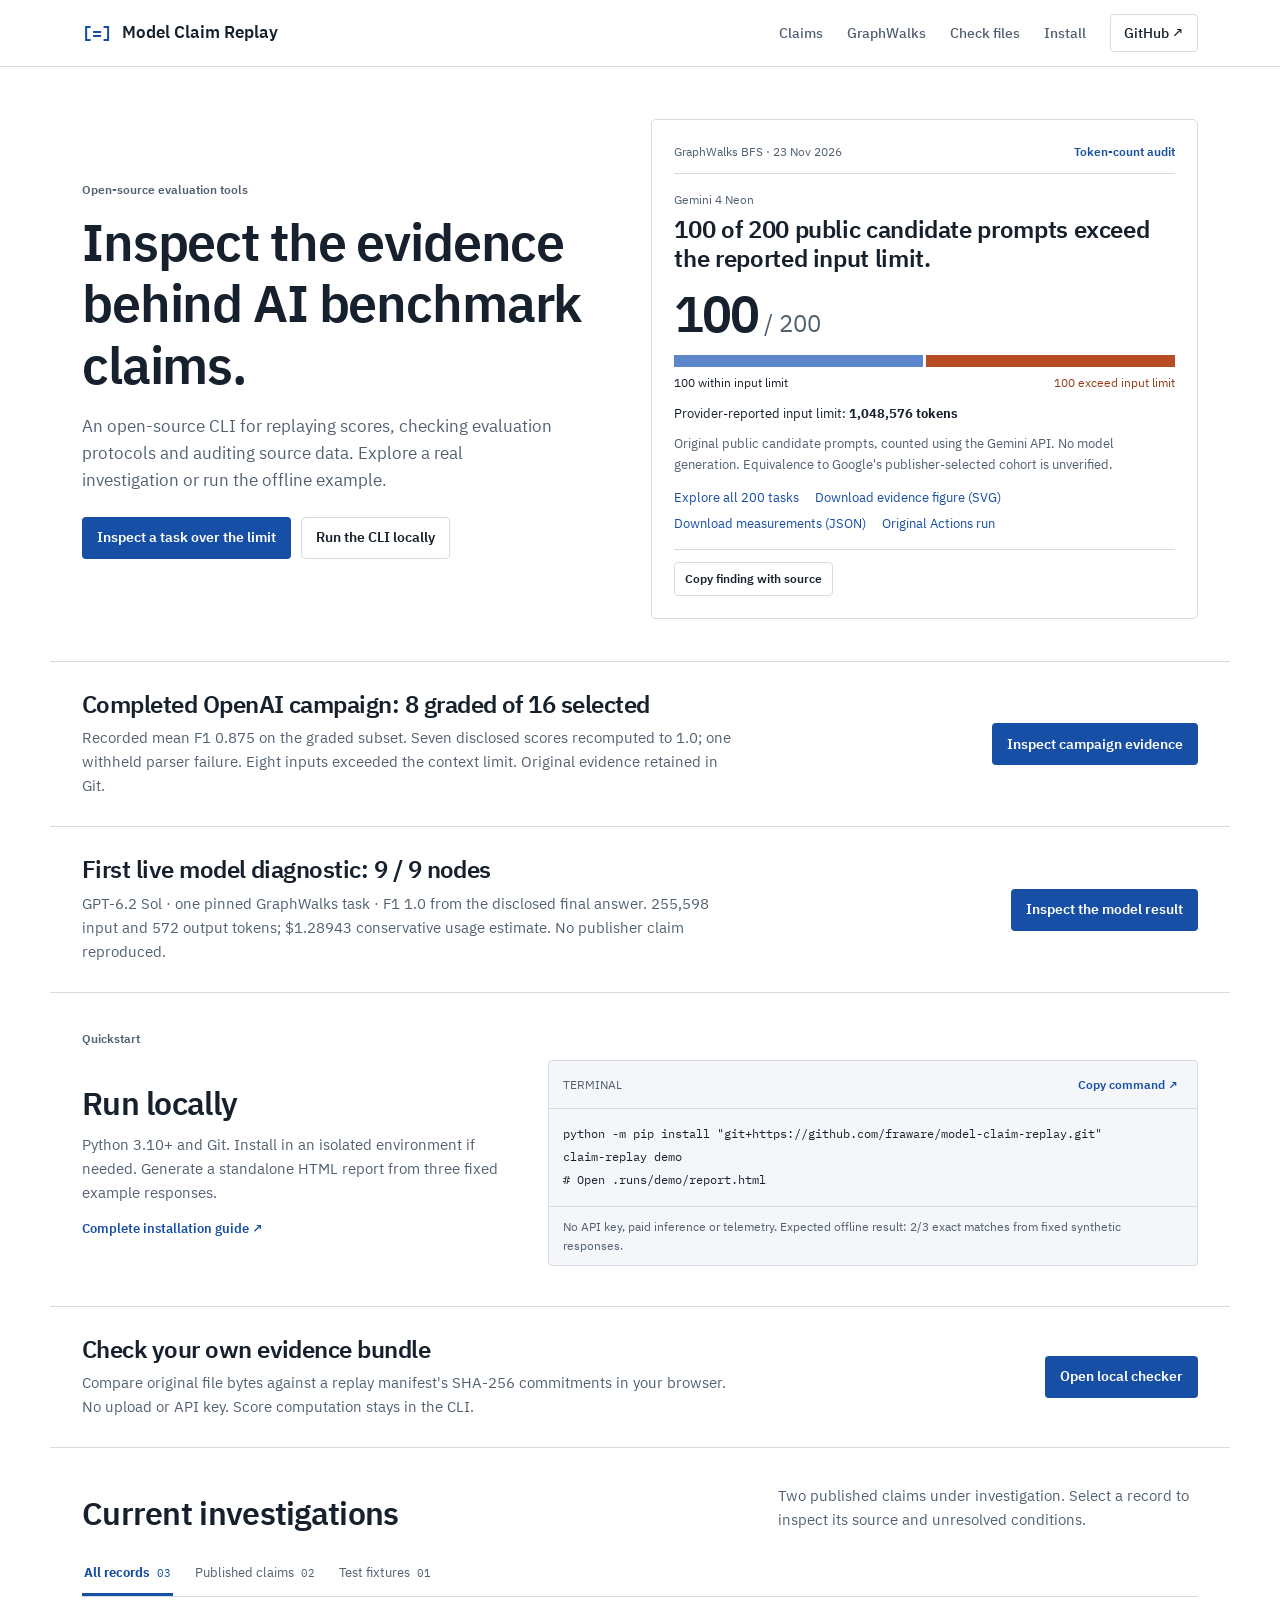
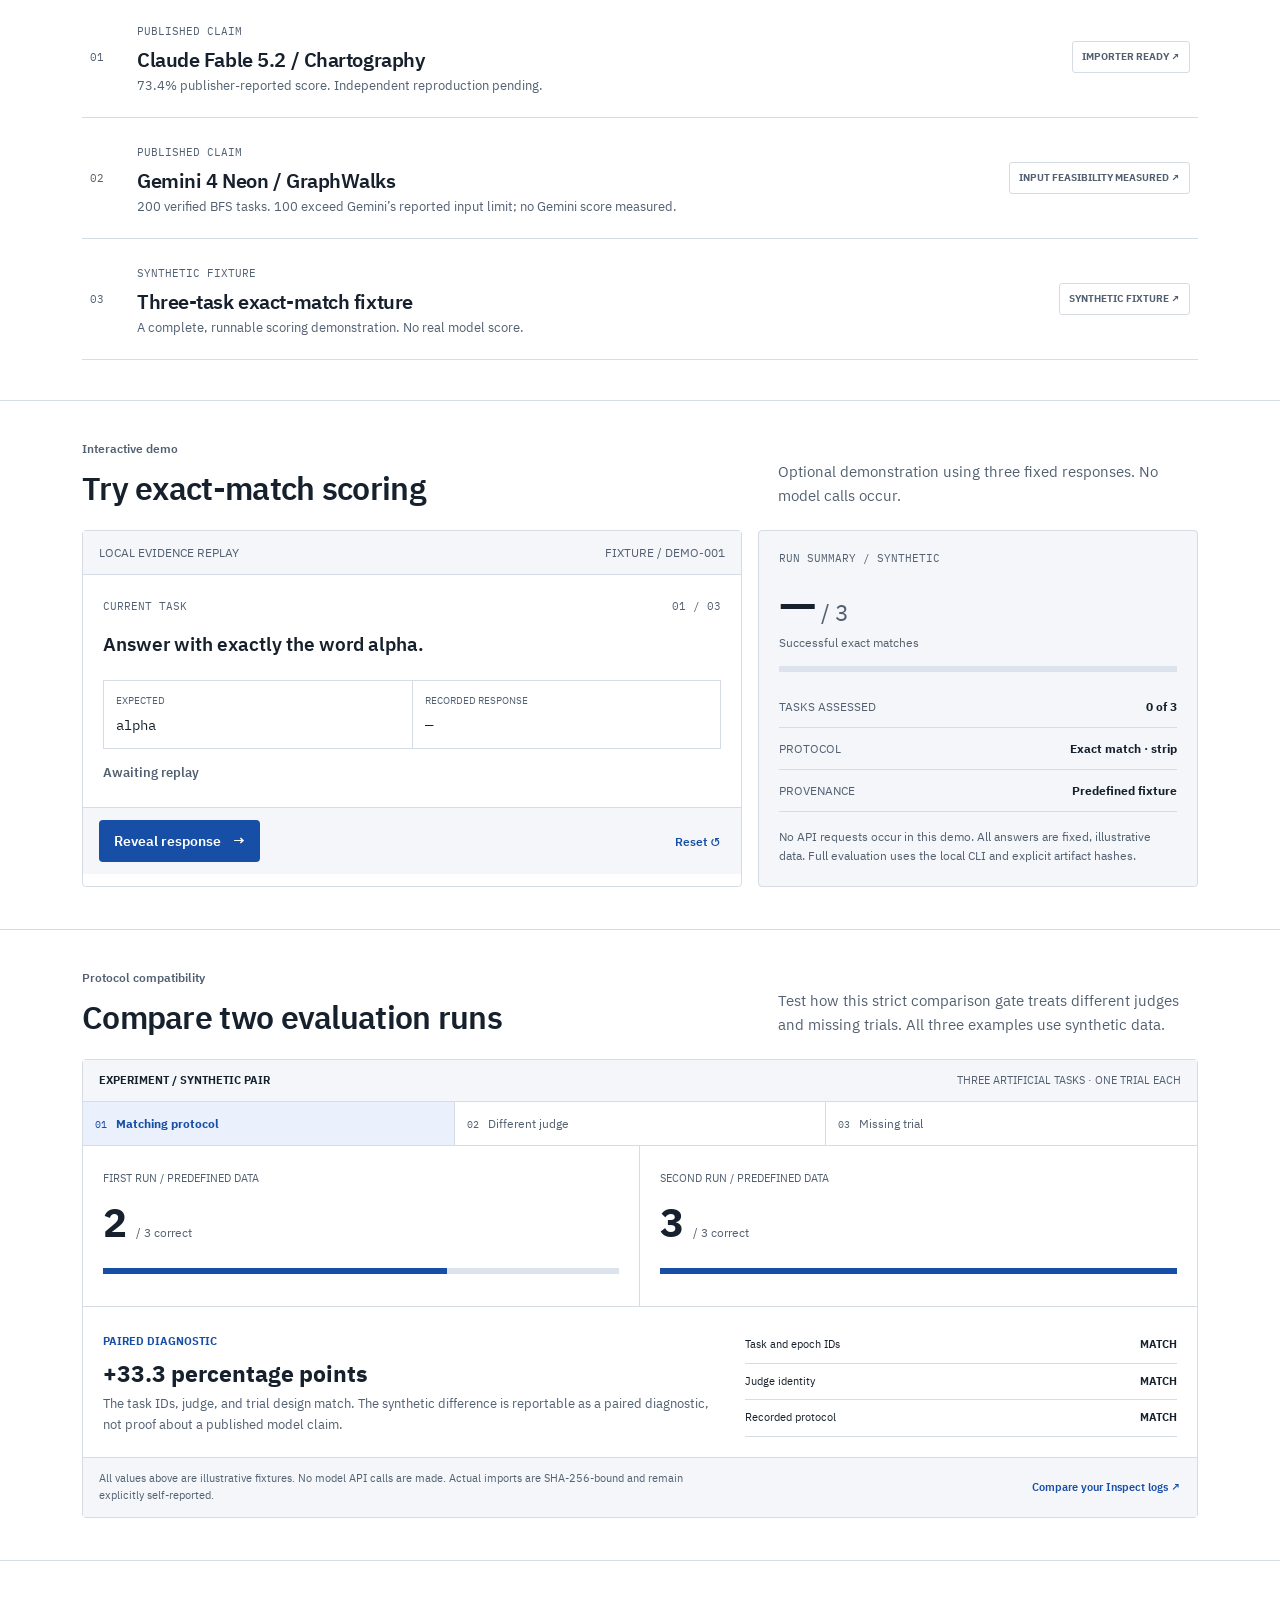
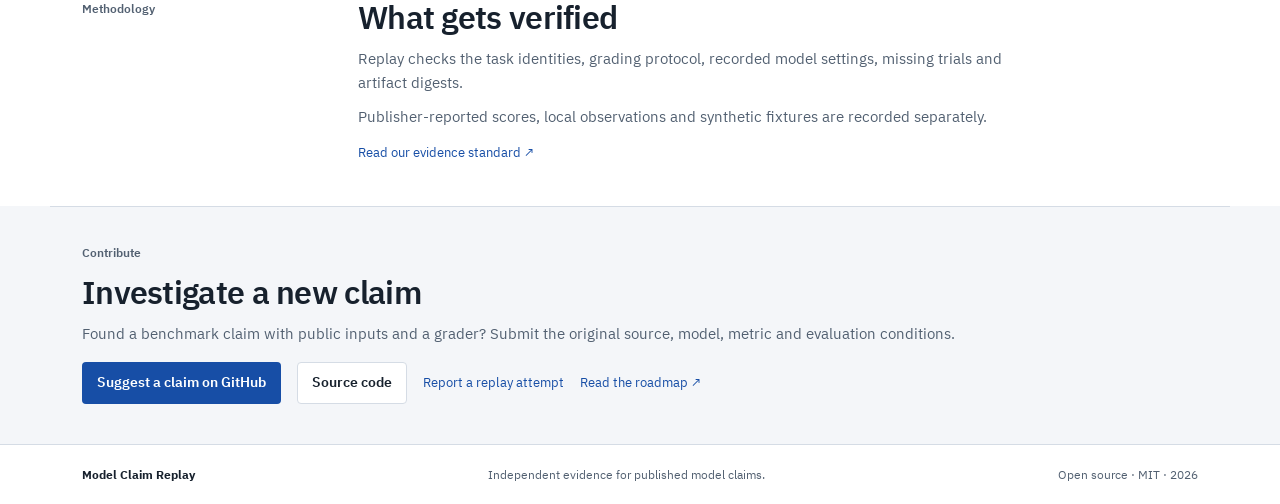
<file: website/index.html>
<!doctype html>
<html lang="en">
<head>
  <meta charset="utf-8">
  <meta name="viewport" content="width=device-width, initial-scale=1">
  <meta name="color-scheme" content="light">
  <meta name="description" content="Model Claim Replay turns published AI benchmark claims into reproducible evidence. Trace the source, inspect the protocol, replay the experiment.">
  <link rel="canonical" href="https://fraware.github.io/model-claim-replay/">
  <meta property="og:type" content="website">
  <meta property="og:url" content="https://fraware.github.io/model-claim-replay/">
  <meta name="twitter:card" content="summary">
  <meta property="og:title" content="Model Claim Replay — Inspect and replay benchmark claims">
  <meta property="og:description" content="We counted all 200 original public GraphWalks BFS candidate prompts with Gemini. Half exceeded its reported input limit. Inspect every task and the original receipt.">
  <title>Model Claim Replay — Inspect and replay benchmark claims</title>
  <link rel="stylesheet" href="./base.css">
  <link rel="stylesheet" href="./style.css">
  <script src="./app.js" defer></script>
</head>
<body>
  <a class="skip" href="#main">Skip to content</a>
  <header class="site-header"><div class="wrap header-inside">
    <a class="brand" href="#top" aria-label="Model Claim Replay home"><span class="brand-mark" aria-hidden="true">[=]</span><span>Model Claim Replay</span></a>
    <nav class="navigation" aria-label="Main navigation"><a href="#claims">Claims</a><a href="./graphwalks.html">GraphWalks</a><a href="./check.html">Check files</a><a href="#install">Install</a><a class="github-link" href="https://github.com/fraware/model-claim-replay" target="_blank" rel="noopener noreferrer">GitHub <span aria-hidden="true">↗</span></a></nav>
  </div></header>
  <main id="main">
    <section class="hero wrap" id="top">
      <div class="hero-copy"><div class="section-label">Open-source evaluation tools</div>
        <h1>Inspect the evidence behind AI benchmark claims.</h1>
        <p class="intro">An open-source CLI for replaying scores, checking evaluation protocols and auditing source data. Explore a real investigation or run the offline example.</p>
        <div class="hero-actions"><a class="button button-dark" href="./graphwalks.html?task=bfs-row-000300#audit">Inspect a task over the limit</a><a class="button button-light" href="#install">Run the CLI locally</a></div>
      </div>
      <article class="hero-plate evidence-plate" aria-labelledby="featured-finding">
        <div class="plate-top"><span class="plate-index">GraphWalks BFS · 23 Nov 2026</span><span class="plate-stamp">Token-count audit</span></div>
        <p class="plate-kicker">Gemini 4 Neon</p>
        <h2 id="featured-finding" class="finding-headline">100 of 200 public candidate prompts exceed the reported input limit.</h2>
        <div class="finding-number" aria-hidden="true">100<span> / 200</span></div>
        <div class="finding-bar" aria-hidden="true"><span></span><span></span></div>
        <div class="finding-labels"><span>100 within input limit</span><span>100 exceed input limit</span></div>
        <p class="finding-limit">Provider-reported input limit: <strong>1,048,576 tokens</strong></p>
        <p class="plate-note">Original public candidate prompts, counted using the Gemini API. No model generation. Equivalence to Google's publisher-selected cohort is unverified.</p>
        <div class="finding-links"><a href="./graphwalks.html">Explore all 200 tasks</a><a href="./graphwalks-input-feasibility.svg" download>Download evidence figure (SVG)</a><a href="./graphwalks-gemini-feasibility.json">Download measurements (JSON)</a><a href="https://github.com/fraware/model-claim-replay/actions/runs/45159511810">Original Actions run</a></div>
        <div class="finding-share"><button type="button" id="copy-finding" class="button button-light">Copy finding with source</button><span id="finding-copy-status" role="status"></span><textarea id="finding-copy-fallback" aria-label="Finding text to copy" readonly hidden rows="4"></textarea></div>
      </article>
    </section>
    
    <section class="local-tool wrap" id="campaign-evidence"><div><h2>Completed OpenAI campaign: 8 graded of 16 selected</h2><p>Recorded mean F1 0.875 on the graded subset. Seven disclosed scores recomputed to 1.0; one withheld parser failure. Eight inputs exceeded the context limit. Original evidence retained in Git.</p></div><a class="button button-dark" href="./graphwalks.html#openai-campaign">Inspect campaign evidence</a></section>
    <section class="local-tool wrap" id="openai-evidence"><div><h2>First live model diagnostic: 9 / 9 nodes</h2><p>GPT-6.2 Sol · one pinned GraphWalks task · F1 1.0 from the disclosed final answer. 255,598 input and 572 output tokens; $1.28943 conservative usage estimate. No publisher claim reproduced.</p></div><a class="button button-dark" href="./graphwalks.html#openai-result">Inspect the model result</a></section>
    <section class="install wrap" id="install"><div class="section-label"><span class="rule"></span> Quickstart</div><div class="install-grid"><div><h2>Run locally</h2><p>Python 3.10+ and Git. Install in an isolated environment if needed. Generate a standalone HTML report from three fixed example responses.</p><a href="https://github.com/fraware/model-claim-replay#run-your-first-evidence-replay" class="text-link" target="_blank" rel="noopener noreferrer">Complete installation guide ↗</a></div><div class="install-terminal"><div class="terminal-top"><span>TERMINAL</span><button id="copy-command" type="button">Copy command <span aria-hidden="true">↗</span></button></div><pre><code id="install-code">python -m pip install "git+https://github.com/fraware/model-claim-replay.git"
claim-replay demo
# Open .runs/demo/report.html</code></pre><p>No API key, paid inference or telemetry. Expected offline result: 2/3 exact matches from fixed synthetic responses.</p></div></div></section>
    <section class="local-tool wrap" id="check"><div><h2>Check your own evidence bundle</h2><p>Compare original file bytes against a replay manifest's SHA-256 commitments in your browser. No upload or API key. Score computation stays in the CLI.</p></div><a class="button button-dark" href="./check.html">Open local checker</a></section>
    <section class="work wrap" id="claims"><div class="work-header"><div><h2>Current investigations</h2></div><p>Two published claims under investigation. Select a record to inspect its source and unresolved conditions.</p></div>
      <div class="filter-bar" role="group" aria-label="Filter the claim registry"><button type="button" class="filter active" data-filter="all" aria-pressed="true">All records <span>03</span></button><button type="button" class="filter" data-filter="published" aria-pressed="false">Published claims <span>02</span></button><button type="button" class="filter" data-filter="synthetic" aria-pressed="false">Test fixtures <span>01</span></button></div>
      <div id="claim-items" class="claim-items"><article class="claim-row"><span class="claim-marker">01</span><div><span class="tag">PUBLISHED CLAIM</span><h3>Claude Fable 5.2 / Chartography</h3><p>73.4% publisher-reported score. Independent reproduction pending.</p></div><span class="claim-status">PROTOCOL REVIEW <span aria-hidden="true">↗</span></span></article></div>
      <div id="claim-detail" class="claim-detail" aria-live="polite"></div>
    </section>
    <section class="lab-section" id="replay"><div class="wrap"><div class="work-header"><div><div class="section-label"><span class="rule"></span> Interactive demo</div><h2>Try exact-match scoring</h2></div><p>Optional demonstration using three fixed responses. No model calls occur.</p></div>
      <div class="lab-grid"><div class="lab-console"><div class="console-bar"><span><span class="console-dot"></span> LOCAL EVIDENCE REPLAY</span><span>FIXTURE / DEMO-001</span></div><div class="console-body"><div class="console-label">CURRENT TASK <span id="step-counter">01 / 03</span></div><p class="task-prompt" id="task-prompt">Answer with exactly the word alpha.</p><div class="answer-grid"><div><span>EXPECTED</span><code id="expected">alpha</code></div><div><span>RECORDED RESPONSE</span><code id="response">—</code></div></div><div class="verdict" id="verdict" aria-live="polite">Awaiting replay</div></div><div class="console-footer"><button class="button button-accent" type="button" id="next-step">Reveal response <span>→</span></button><button type="button" class="reset-button" id="reset-demo">Reset ↺</button></div></div>
      <aside class="lab-summary"><p class="mono muted">RUN SUMMARY / SYNTHETIC</p><div class="score-value" id="score-display">—<span> / 3</span></div><p class="score-caption">Successful exact matches</p><div class="progress-track"><div id="progress-fill"></div></div><div class="summary-meta"><div><span>TASKS ASSESSED</span><strong id="assessed-display">0 of 3</strong></div><div><span>PROTOCOL</span><strong>Exact match · strip</strong></div><div><span>PROVENANCE</span><strong>Predefined fixture</strong></div></div><p class="summary-disclaimer">No API requests occur in this demo. All answers are fixed, illustrative data. Full evaluation uses the local CLI and explicit artifact hashes.</p></aside></div>
    </div></section>

    <section class="compare-section" id="comparison" aria-labelledby="compare-title"><div class="wrap">
      <div class="compare-intro"><div><div class="section-label"><span class="rule"></span> Protocol compatibility</div>
      <h2 id="compare-title">Compare two evaluation runs</h2></div>
      <p>Test how this strict comparison gate treats different judges and missing trials. All three examples use synthetic data.</p></div>
      <div class="compare-workspace">
        <div class="scenario-heading"><strong>EXPERIMENT / SYNTHETIC PAIR</strong><span>THREE ARTIFICIAL TASKS · ONE TRIAL EACH</span></div>
        <div class="scenario-options" role="group" aria-label="Change the evaluation conditions">
          <button type="button" class="scenario active" data-scenario="matched" aria-pressed="true"><span class="scenario-index">01</span> Matching protocol</button>
          <button type="button" class="scenario" data-scenario="judge" aria-pressed="false"><span class="scenario-index">02</span> Different judge</button>
          <button type="button" class="scenario" data-scenario="missing" aria-pressed="false"><span class="scenario-index">03</span> Missing trial</button>
        </div>
        <div class="pair-board" aria-live="polite">
          <div class="pair-model"><span>FIRST RUN / PREDEFINED DATA</span><strong>2 <small>/ 3 correct</small></strong><div class="pair-track"><i style="width:66.666%"></i></div></div>
          <div class="pair-model"><span>SECOND RUN / PREDEFINED DATA</span><strong id="pair-second-value">3 <small>/ 3 correct</small></strong><div class="pair-track"><i id="pair-second-bar" style="width:100%"></i></div></div>
        </div>
        <div class="pair-conclusion"><div><span class="conclusion-label" id="pair-status-label">PAIRED DIAGNOSTIC</span><strong id="pair-delta">+33.3 percentage points</strong><p id="pair-description">The task IDs, judge, and trial design match. The synthetic difference is reportable as a paired diagnostic, not proof about a published model claim.</p></div>
          <div class="pair-checks" aria-label="Protocol compatibility checks"><div><span>Task and epoch IDs</span><strong id="pair-task-check">MATCH</strong></div><div><span>Judge identity</span><strong id="pair-judge-check">MATCH</strong></div><div><span>Recorded protocol</span><strong id="pair-protocol-check">MATCH</strong></div></div>
        </div>
        <div class="compare-foot"><p>All values above are illustrative fixtures. No model API calls are made. Actual imports are SHA-256-bound and remain explicitly self-reported.</p>
          <a href="https://github.com/fraware/model-claim-replay#compare-two-original-inspect-run-logs" target="_blank" rel="noopener noreferrer">Compare your Inspect logs <span aria-hidden="true">↗</span></a></div>
      </div>
    </div></section>
    
    <section class="manifesto" id="method"><div class="wrap manifesto-grid"><div class="section-label light-label">Methodology</div><div><h2>What gets verified</h2><p>Replay checks the task identities, grading protocol, recorded model settings, missing trials and artifact digests.</p><p>Publisher-reported scores, local observations and synthetic fixtures are recorded separately.</p><a href="https://github.com/fraware/model-claim-replay/blob/main/docs/METHODOLOGY.md" target="_blank" rel="noopener noreferrer">Read our evidence standard <span aria-hidden="true">↗</span></a></div></div></section>
    <section class="closing"><div class="wrap closing-inner"><div class="section-label light-label">Contribute</div><h2>Investigate a new claim</h2><p class="contribute-copy">Found a benchmark claim with public inputs and a grader? Submit the original source, model, metric and evaluation conditions.</p><div class="closing-links"><a class="button button-dark" href="https://github.com/fraware/model-claim-replay/issues/new?title=Claim%20investigation%3A%20&amp;body=Publisher%20source%3A%0A%0AModel%20and%20metric%3A%0A%0APublic%20dataset%20and%20grader%3A%0A%0AUnresolved%20conditions%3A">Suggest a claim on GitHub</a><a class="button button-paper" href="https://github.com/fraware/model-claim-replay" target="_blank" rel="noopener noreferrer">Source code</a><a href="https://github.com/fraware/model-claim-replay/issues/new?template=developer-replay-feedback.yml">Report a replay attempt</a><a href="https://github.com/fraware/model-claim-replay/blob/main/docs/ROADMAP.md" target="_blank" rel="noopener noreferrer">Read the roadmap ↗</a></div></div></section>
  </main>
  <footer class="footer"><div class="wrap footer-inner"><span class="footer-brand">Model Claim Replay</span><span>Independent evidence for published model claims.</span><span>Open source · MIT · 2026</span></div></footer>
</body></html>
</file>
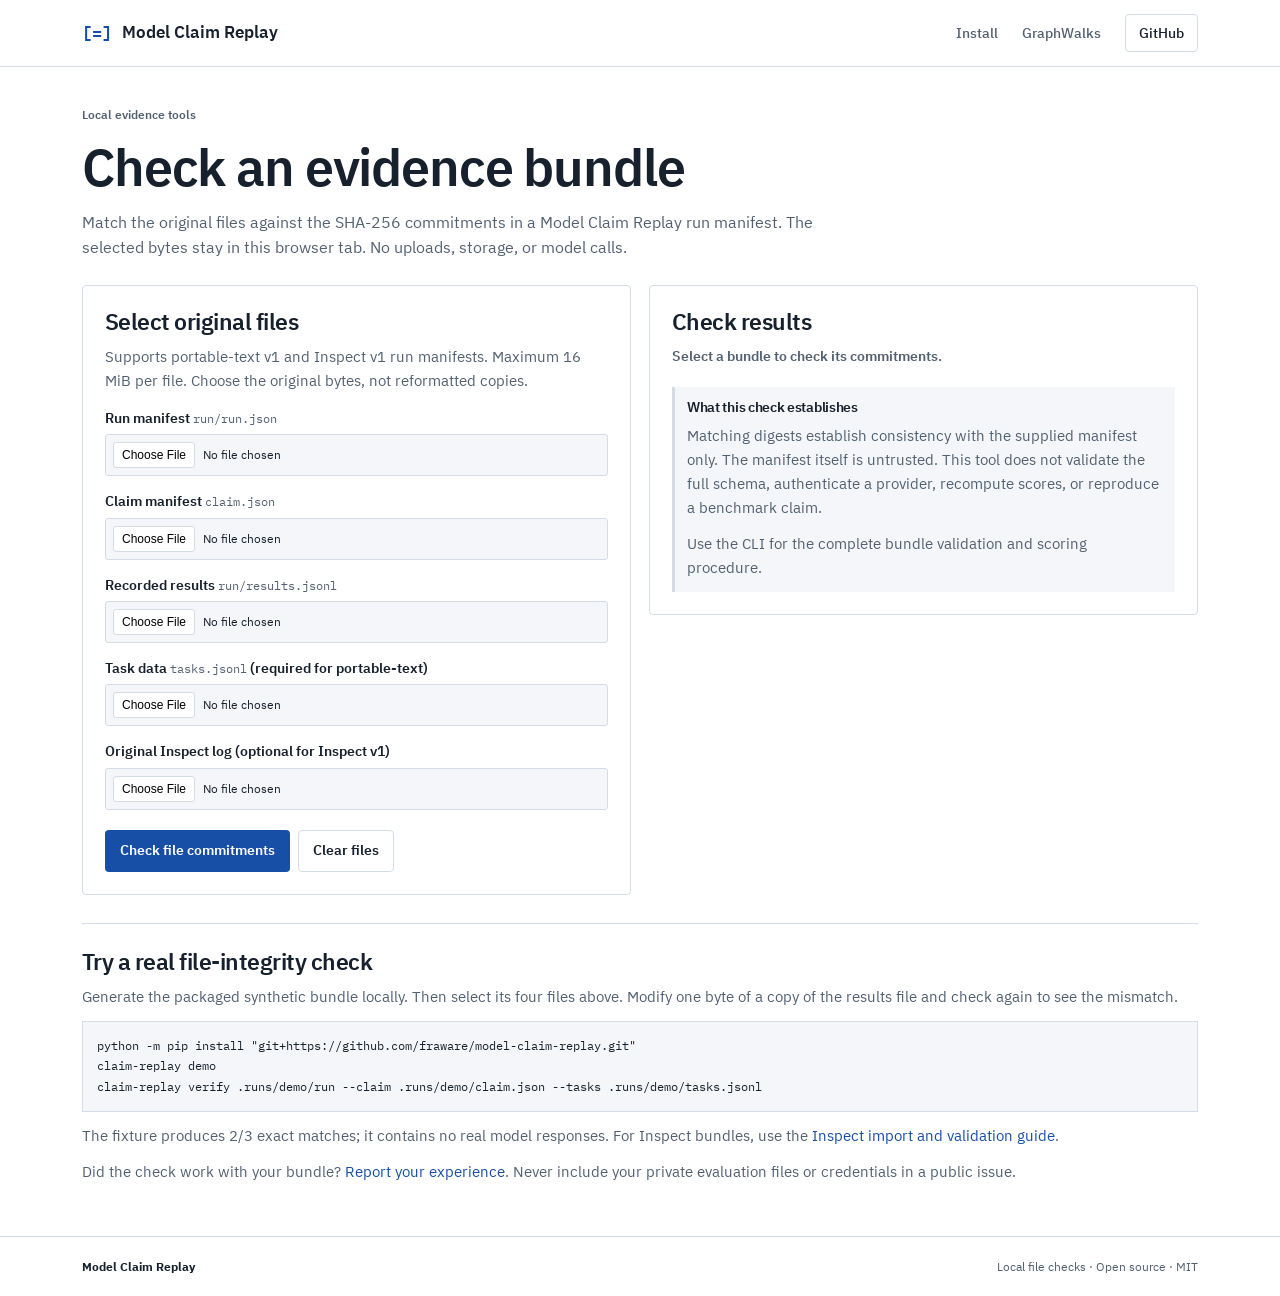
<file: website/check.html>
<!doctype html>
<html lang="en">
<head>
  <meta charset="utf-8">
  <meta name="viewport" content="width=device-width, initial-scale=1">
  <meta name="color-scheme" content="light">
  <meta name="description" content="Check Model Claim Replay file commitments locally in your browser. No uploads or API keys.">
  <meta http-equiv="Content-Security-Policy" content="default-src 'none'; script-src 'self'; style-src 'self'; font-src 'self'; connect-src 'none'; form-action 'none'; base-uri 'none'; object-src 'none'">
  <link rel="canonical" href="https://fraware.github.io/model-claim-replay/check.html">
  <title>Check an evidence bundle — Model Claim Replay</title>
  <link rel="stylesheet" href="./base.css">
  <link rel="stylesheet" href="./style.css">
  <link rel="stylesheet" href="./check.css">
  <script src="./check.js" defer></script>
</head>
<body>
  <a class="skip" href="#main">Skip to bundle checker</a>
  <header class="site-header"><div class="wrap header-inside">
    <a class="brand" href="./index.html"><span class="brand-mark" aria-hidden="true">[=]</span><span>Model Claim Replay</span></a>
    <nav class="navigation" aria-label="Main navigation"><a href="./index.html#install">Install</a><a href="./graphwalks.html">GraphWalks</a><a class="github-link" href="https://github.com/fraware/model-claim-replay">GitHub</a></nav>
  </div></header>
  <main id="main" class="wrap checker">
    <p class="section-label">Local evidence tools</p>
    <h1>Check an evidence bundle</h1>
    <p class="checker-lede">Match the original files against the SHA-256 commitments in a Model Claim Replay run manifest. The selected bytes stay in this browser tab. No uploads, storage, or model calls.</p>
    <div class="checker-layout">
      <section class="checker-panel" aria-labelledby="files-heading">
        <h2 id="files-heading">Select original files</h2>
        <p class="checker-note">Supports portable-text v1 and Inspect v1 run manifests. Maximum 16 MiB per file. Choose the original bytes, not reformatted copies.</p>
        <form id="bundle-form">
          <label for="run-file">Run manifest <code>run/run.json</code></label>
          <input id="run-file" type="file" accept=".json,application/json" required>
          <label for="claim-file">Claim manifest <code>claim.json</code></label>
          <input id="claim-file" type="file" accept=".json,application/json" required>
          <label for="results-file">Recorded results <code>run/results.jsonl</code></label>
          <input id="results-file" type="file" accept=".jsonl,.ndjson" required>
          <label for="tasks-file">Task data <code>tasks.jsonl</code> (required for portable-text)</label>
          <input id="tasks-file" type="file" accept=".jsonl,.ndjson">
          <label for="source-file">Original Inspect log (optional for Inspect v1)</label>
          <input id="source-file" type="file">
          <div class="checker-actions"><button class="button button-dark" type="submit" id="check-submit">Check file commitments</button><button class="button button-light" type="reset">Clear files</button></div>
        </form>
      </section>
      <section class="checker-panel" aria-labelledby="results-heading">
        <h2 id="results-heading">Check results</h2>
        <p id="check-status" role="status">Select a bundle to check its commitments.</p>
        <dl id="bundle-summary" hidden></dl>
        <div id="check-results" aria-live="polite"></div>
        <div class="trust-note">
          <h3>What this check establishes</h3>
          <p>Matching digests establish consistency with the supplied manifest only. The manifest itself is untrusted. This tool does not validate the full schema, authenticate a provider, recompute scores, or reproduce a benchmark claim.</p>
          <p>Use the CLI for the complete bundle validation and scoring procedure.</p>
        </div>
      </section>
    </div>
    <section class="checker-help">
      <h2>Try a real file-integrity check</h2>
      <p>Generate the packaged synthetic bundle locally. Then select its four files above. Modify one byte of a copy of the results file and check again to see the mismatch.</p>
      <pre><code>python -m pip install "git+https://github.com/fraware/model-claim-replay.git"
claim-replay demo
claim-replay verify .runs/demo/run --claim .runs/demo/claim.json --tasks .runs/demo/tasks.jsonl</code></pre>
      <p>The fixture produces 2/3 exact matches; it contains no real model responses. For Inspect bundles, use the <a href="https://github.com/fraware/model-claim-replay#import-an-official-inspect-ai-evaluation-log">Inspect import and validation guide</a>.</p>
      <p>Did the check work with your bundle? <a href="https://github.com/fraware/model-claim-replay/issues/new?template=developer-replay-feedback.yml">Report your experience</a>. Never include your private evaluation files or credentials in a public issue.</p>
    </section>
  </main>
  <footer class="footer"><div class="wrap footer-inner"><span class="footer-brand">Model Claim Replay</span><span>Local file checks · Open source · MIT</span></div></footer>
</body>
</html>
</file>
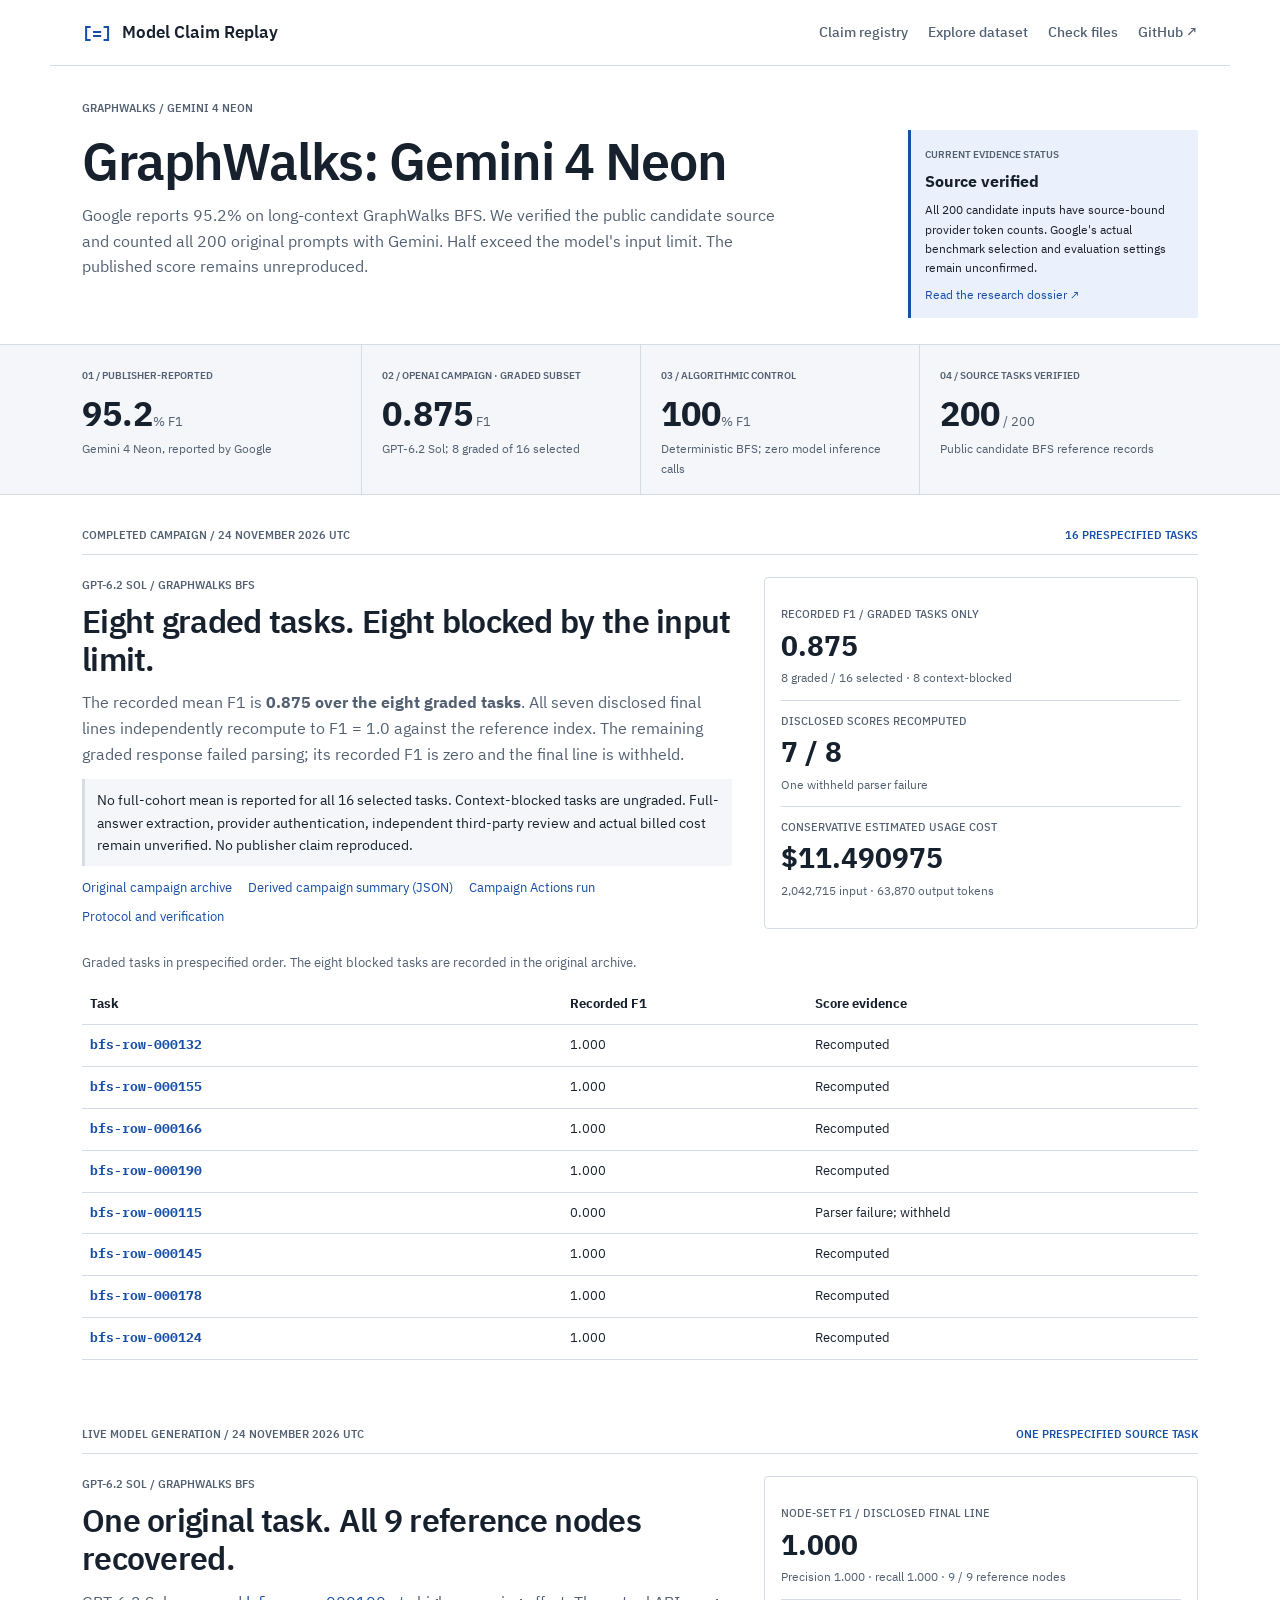
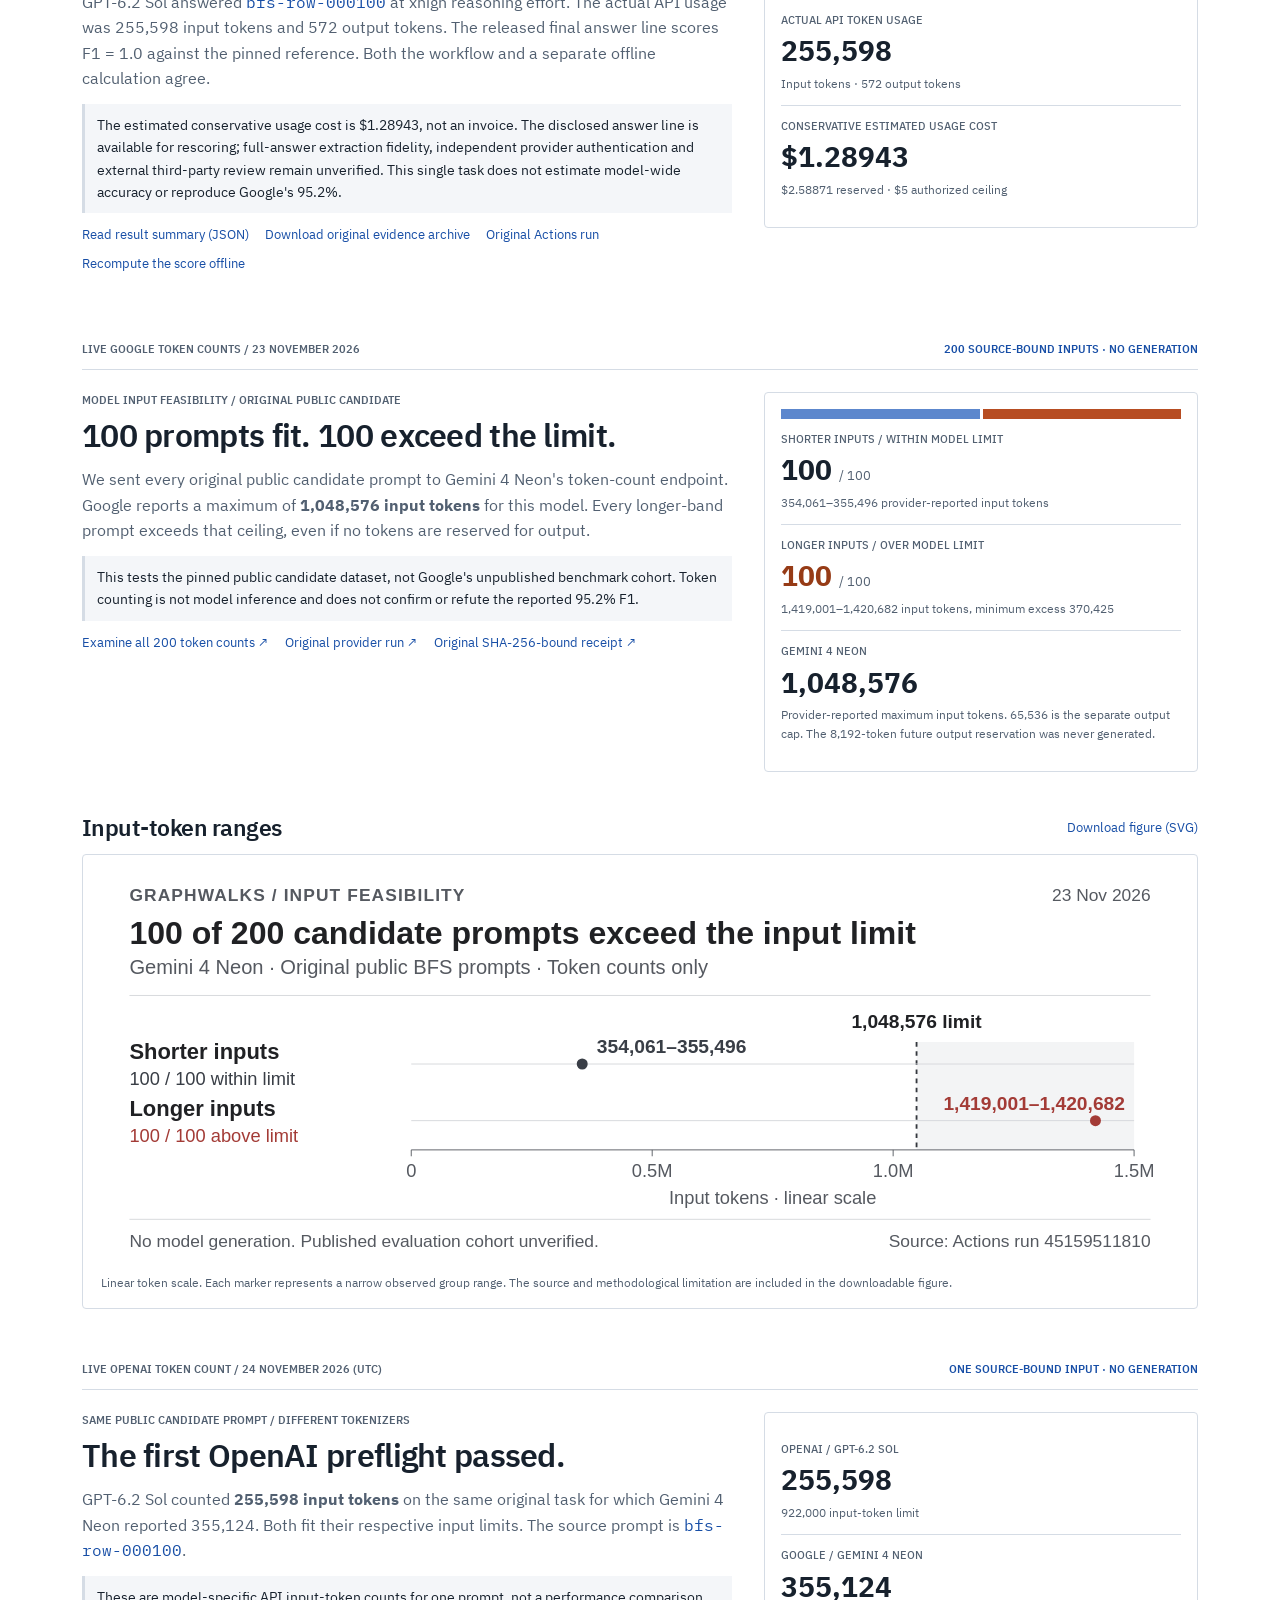
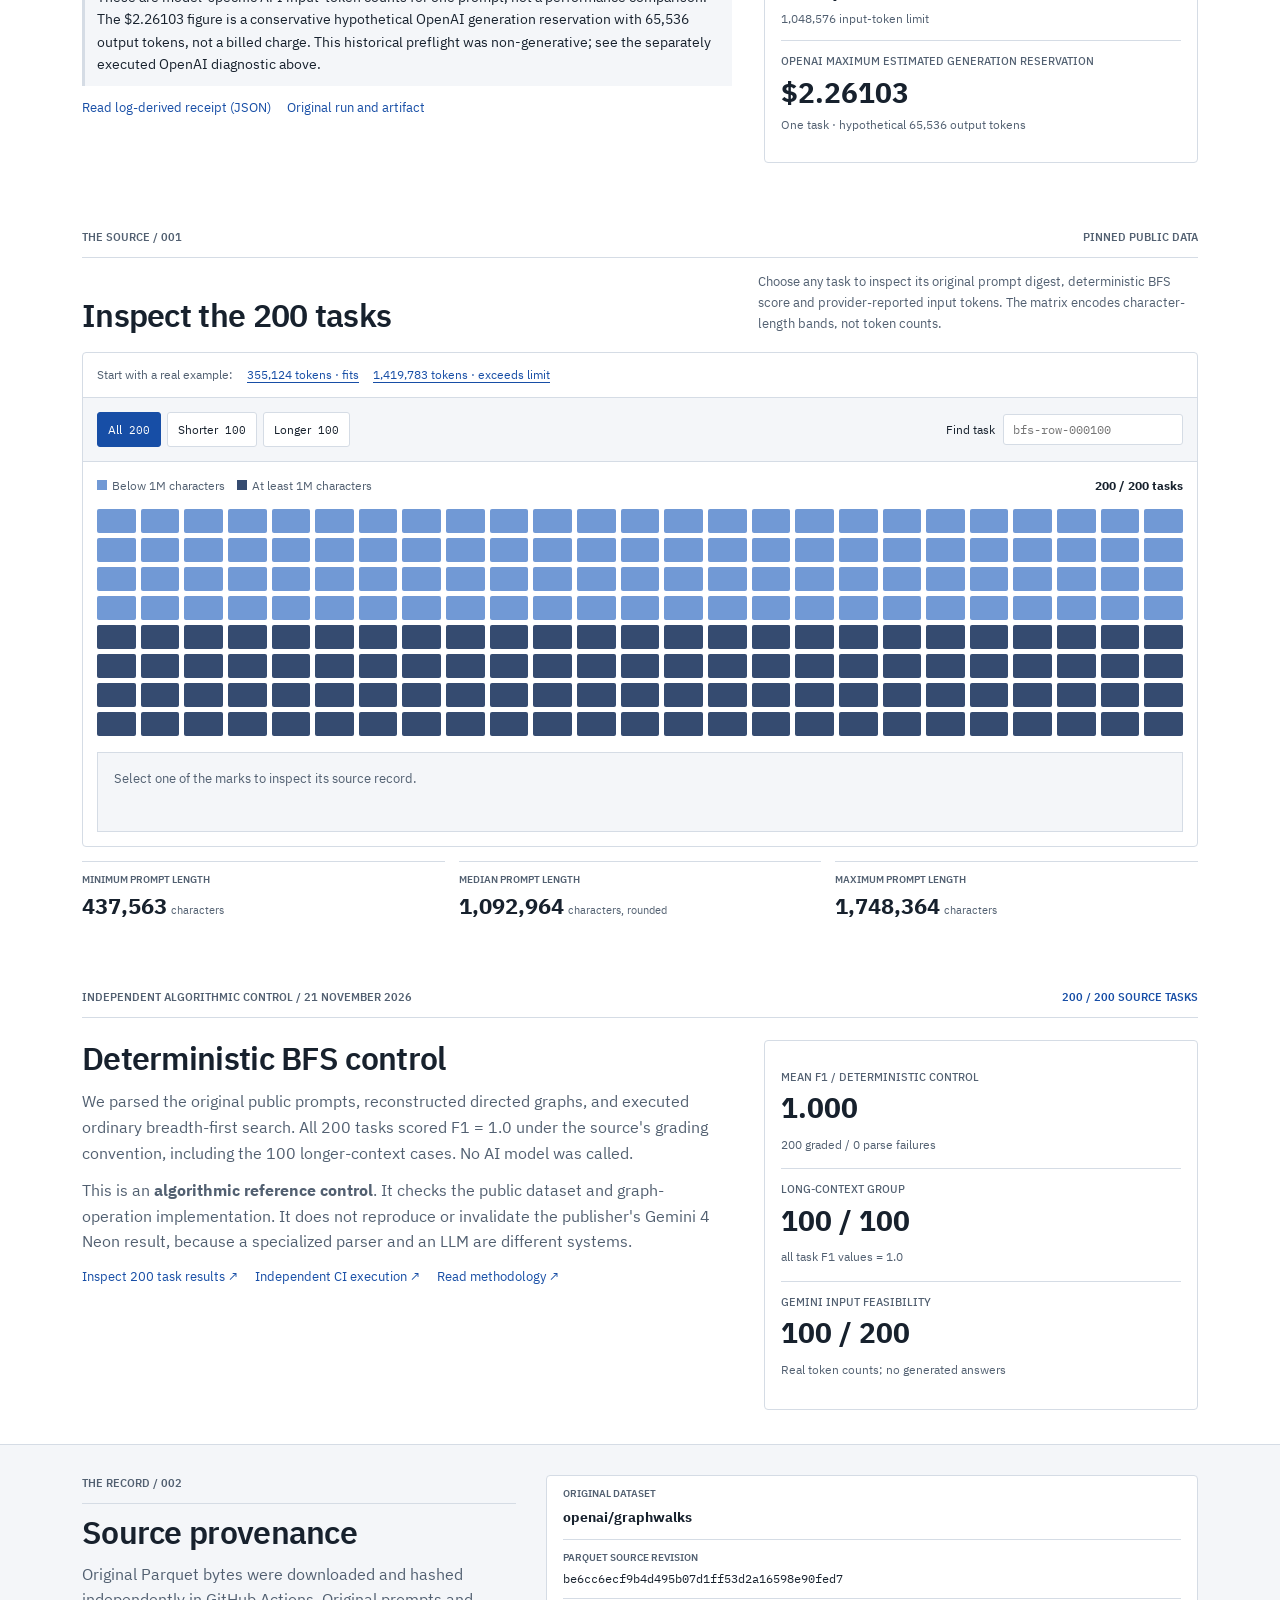
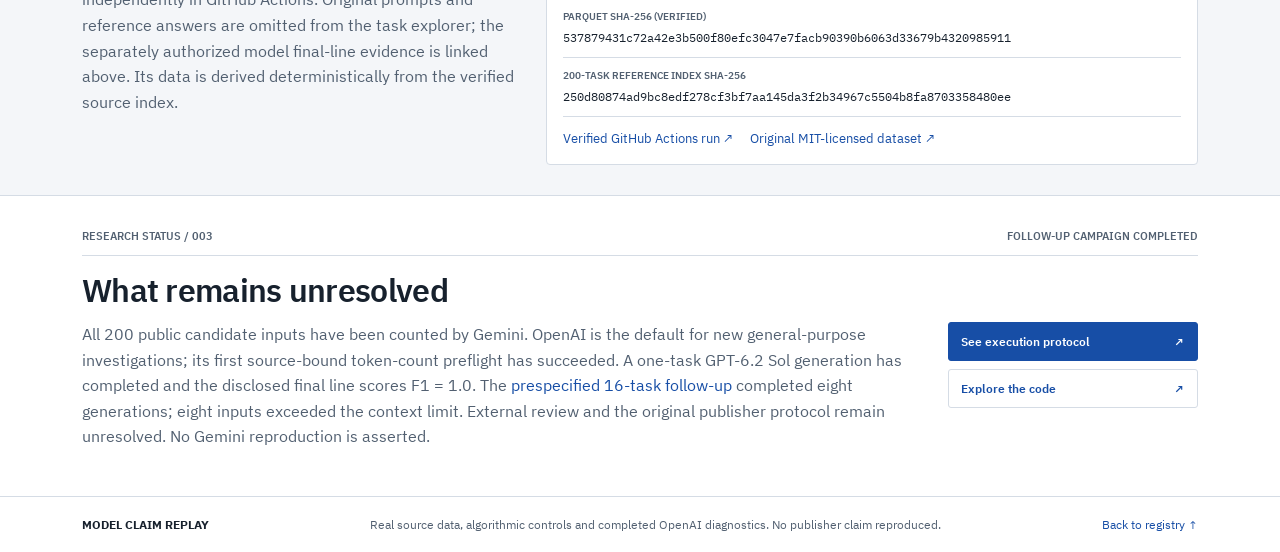
<file: website/graphwalks.html>
<!doctype html>
<html lang="en">
<head>
  <meta charset="utf-8">
  <meta name="viewport" content="width=device-width, initial-scale=1">
  <meta name="description" content="Explore 200 independently verified GraphWalks BFS tasks. Inspect real data provenance, prompt lengths, and the unreproduced Gemini 4 Neon benchmark claim.">
  <meta name="color-scheme" content="light">
  <link rel="canonical" href="https://fraware.github.io/model-claim-replay/graphwalks.html">
  <meta property="og:title" content="GraphWalks / 200 tasks, one claim — Model Claim Replay">
  <meta property="og:description" content="200 public BFS tasks. Every source byte verified. The 95.2% model claim is still an open experiment.">
  <title>GraphWalks — Model Claim Replay</title>
  <link rel="stylesheet" href="./base.css">
  <link rel="stylesheet" href="./graphwalks.css">
  <script src="./graphwalks.js" defer></script>
</head>
<body>
  <a class="skip" href="#audit">Skip to source-data explorer</a>
  <header class="masthead wrap">
    <a class="brand" href="./index.html"><span class="brand-mark" aria-hidden="true">[=]</span><span>Model Claim Replay</span></a>
    <nav aria-label="Page navigation"><a href="./index.html#claims">Claim registry</a><a href="#audit">Explore dataset</a><a href="./check.html">Check files</a><a href="https://github.com/fraware/model-claim-replay" target="_blank" rel="noopener noreferrer">GitHub ↗</a></nav>
  </header>
  <main>
    <section class="intro wrap">
      <div class="eyebrow"><i aria-hidden="true"></i> GRAPHWALKS / GEMINI 4 NEON</div>
      <div class="intro-grid"><div>
        <h1>GraphWalks: Gemini 4 Neon</h1>
        <p class="lede">Google reports 95.2% on long-context GraphWalks BFS. We verified the public candidate source and counted all 200 original prompts with Gemini. Half exceed the model's input limit. The published score remains unreproduced.</p>
      </div><div class="state-box"><span class="box-label">CURRENT EVIDENCE STATUS</span><span class="box-status"><span aria-hidden="true">○</span> Source verified</span><p>All 200 candidate inputs have source-bound provider token counts. Google's actual benchmark selection and evaluation settings remain unconfirmed.</p><a href="https://github.com/fraware/model-claim-replay/blob/main/docs/GRAPHWALKS.md">Read the research dossier ↗</a></div></div>
    </section>
    <section class="score-band"><div class="wrap score-grid">
      <div class="score"><span>01 / PUBLISHER-REPORTED</span><strong>95.2<small>% F1</small></strong><p>Gemini 4 Neon, reported by Google</p></div>
      <div class="score"><span>02 / OPENAI CAMPAIGN · GRADED SUBSET</span><strong>0.875<small> F1</small></strong><p>GPT-6.2 Sol; 8 graded of 16 selected</p></div>
      <div class="score"><span>03 / ALGORITHMIC CONTROL</span><strong>100<small>% F1</small></strong><p>Deterministic BFS; zero model inference calls</p></div>
      <div class="score"><span>04 / SOURCE TASKS VERIFIED</span><strong>200<small> / 200</small></strong><p>Public candidate BFS reference records</p></div>
    </div></section>
    <section class="provider-panel wrap" id="openai-campaign" aria-labelledby="openai-campaign-heading">
      <div class="control-header"><span>COMPLETED CAMPAIGN / 24 NOVEMBER 2026 UTC</span><span class="control-flag">16 PRESPECIFIED TASKS</span></div>
      <div class="provider-layout">
        <div class="provider-story">
          <div class="eyebrow">GPT-6.2 SOL / GRAPHWALKS BFS</div>
          <h2 id="openai-campaign-heading">Eight graded tasks. Eight blocked by the input limit.</h2>
          <p>The recorded mean F1 is <strong>0.875 over the eight graded tasks</strong>. All seven disclosed final lines independently recompute to F1 = 1.0 against the reference index. The remaining graded response failed parsing; its recorded F1 is zero and the final line is withheld.</p>
          <p class="provider-caveat">No full-cohort mean is reported for all 16 selected tasks. Context-blocked tasks are ungraded. Full-answer extraction, provider authentication, independent third-party review and actual billed cost remain unverified. No publisher claim reproduced.</p>
          <div class="provider-links"><a href="https://github.com/fraware/model-claim-replay/blob/main/evidence/graphwalks/openai-campaign-paid-evidence-2026-11-24.zip">Original campaign archive</a><a href="./graphwalks-openai-campaign.json">Derived campaign summary (JSON)</a><a href="https://github.com/fraware/model-claim-replay/actions/runs/45414635584">Campaign Actions run</a><a href="https://github.com/fraware/model-claim-replay/blob/main/docs/OPENAI_CAMPAIGN.md#observed-results">Protocol and verification</a></div>
        </div>
        <div class="provider-figures" aria-label="Completed campaign measurements">
          <div class="provider-figure"><span>RECORDED F1 / GRADED TASKS ONLY</span><strong>0.875</strong><p>8 graded / 16 selected · 8 context-blocked</p></div>
          <div class="provider-figure"><span>DISCLOSED SCORES RECOMPUTED</span><strong>7 / 8</strong><p>One withheld parser failure</p></div>
          <div class="provider-method"><span>CONSERVATIVE ESTIMATED USAGE COST</span><strong>$11.490975</strong><p>2,042,715 input · 63,870 output tokens</p></div>
        </div>
      </div>
      <div class="campaign-table-wrap">
        <table class="campaign-table">
          <caption>Graded tasks in prespecified order. The eight blocked tasks are recorded in the original archive.</caption>
          <thead><tr><th scope="col">Task</th><th scope="col">Recorded F1</th><th scope="col">Score evidence</th></tr></thead>
          <tbody>
            <tr><th scope="row"><a href="?task=bfs-row-000132#audit"><code>bfs-row-000132</code></a></th><td>1.000</td><td>Recomputed</td></tr>
            <tr><th scope="row"><a href="?task=bfs-row-000155#audit"><code>bfs-row-000155</code></a></th><td>1.000</td><td>Recomputed</td></tr>
            <tr><th scope="row"><a href="?task=bfs-row-000166#audit"><code>bfs-row-000166</code></a></th><td>1.000</td><td>Recomputed</td></tr>
            <tr><th scope="row"><a href="?task=bfs-row-000190#audit"><code>bfs-row-000190</code></a></th><td>1.000</td><td>Recomputed</td></tr>
            <tr><th scope="row"><a href="?task=bfs-row-000115#audit"><code>bfs-row-000115</code></a></th><td>0.000</td><td>Parser failure; withheld</td></tr>
            <tr><th scope="row"><a href="?task=bfs-row-000145#audit"><code>bfs-row-000145</code></a></th><td>1.000</td><td>Recomputed</td></tr>
            <tr><th scope="row"><a href="?task=bfs-row-000178#audit"><code>bfs-row-000178</code></a></th><td>1.000</td><td>Recomputed</td></tr>
            <tr><th scope="row"><a href="?task=bfs-row-000124#audit"><code>bfs-row-000124</code></a></th><td>1.000</td><td>Recomputed</td></tr>
          </tbody>
        </table>
      </div>
    </section>
    <section class="provider-panel wrap" id="openai-result" aria-labelledby="openai-result-heading">
      <div class="control-header"><span>LIVE MODEL GENERATION / 24 NOVEMBER 2026 UTC</span><span class="control-flag">ONE PRESPECIFIED SOURCE TASK</span></div>
      <div class="provider-layout">
        <div class="provider-story">
          <div class="eyebrow">GPT-6.2 SOL / GRAPHWALKS BFS</div>
          <h2 id="openai-result-heading">One original task. All 9 reference nodes recovered.</h2>
          <p>GPT-6.2 Sol answered <a href="?task=bfs-row-000100#audit"><code>bfs-row-000100</code></a> at xhigh reasoning effort. The actual API usage was 255,598 input tokens and 572 output tokens. The released final answer line scores F1 = 1.0 against the pinned reference. Both the workflow and a separate offline calculation agree.</p>
          <p class="provider-caveat">The estimated conservative usage cost is $1.28943, not an invoice. The disclosed answer line is available for rescoring; full-answer extraction fidelity, independent provider authentication and external third-party review remain unverified. This single task does not estimate model-wide accuracy or reproduce Google's 95.2%.</p>
          <div class="provider-links"><a href="./graphwalks-openai-result.json">Read result summary (JSON)</a><a href="https://github.com/fraware/model-claim-replay/blob/main/evidence/graphwalks/openai-first-generation-2026-11-24/original-actions-artifact.zip">Download original evidence archive</a><a href="https://github.com/fraware/model-claim-replay/actions/runs/45398852989">Original Actions run</a><a href="https://github.com/fraware/model-claim-replay/blob/main/evidence/graphwalks/openai-first-generation-2026-11-24/README.md">Recompute the score offline</a></div>
        </div>
        <div class="provider-figures" aria-label="One-task OpenAI generation measurements">
          <div class="provider-figure"><span>NODE-SET F1 / DISCLOSED FINAL LINE</span><strong>1.000</strong><p>Precision 1.000 · recall 1.000 · 9 / 9 reference nodes</p></div>
          <div class="provider-figure"><span>ACTUAL API TOKEN USAGE</span><strong>255,598</strong><p>Input tokens · 572 output tokens</p></div>
          <div class="provider-method"><span>CONSERVATIVE ESTIMATED USAGE COST</span><strong>$1.28943</strong><p>$2.58871 reserved · $5 authorized ceiling</p></div>
        </div>
      </div>
    </section>
    <section class="provider-panel wrap" id="provider" aria-labelledby="provider-title">
      <div class="control-header"><span>LIVE GOOGLE TOKEN COUNTS / 23 NOVEMBER 2026</span><span class="control-flag">200 SOURCE-BOUND INPUTS · NO GENERATION</span></div>
      <div class="provider-layout">
        <div class="provider-story">
          <div class="eyebrow">MODEL INPUT FEASIBILITY / ORIGINAL PUBLIC CANDIDATE</div>
          <h2 id="provider-title">100 prompts fit. 100 exceed the limit.</h2>
          <p>We sent every original public candidate prompt to Gemini 4 Neon's token-count endpoint. Google reports a maximum of <strong>1,048,576 input tokens</strong> for this model. Every longer-band prompt exceeds that ceiling, even if no tokens are reserved for output.</p>
          <p class="provider-caveat">This tests the pinned public candidate dataset, not Google's unpublished benchmark cohort. Token counting is not model inference and does not confirm or refute the reported 95.2% F1.</p>
          <div class="provider-links"><a href="./graphwalks-gemini-feasibility.json">Examine all 200 token counts ↗</a><a href="https://github.com/fraware/model-claim-replay/actions/runs/45159511810" target="_blank" rel="noopener noreferrer">Original provider run ↗</a><a href="https://github.com/fraware/model-claim-replay/blob/main/evidence/graphwalks/gemini-4-neon-full-200-token-plan-2026-11-23.json" target="_blank" rel="noopener noreferrer">Original SHA-256-bound receipt ↗</a></div>
        </div>
        <div class="provider-figures" aria-label="Measured candidate input feasibility">
          <div class="provider-bar" role="img" aria-label="100 out of 200 source candidate inputs fit the Gemini context; 100 exceed it"><span class="provider-bar-fit"></span><span class="provider-bar-over"></span></div>
          <div class="provider-figure"><span>SHORTER INPUTS / WITHIN MODEL LIMIT</span><strong>100 <small>/ 100</small></strong><p>354,061–355,496 provider-reported input tokens</p></div>
          <div class="provider-figure over"><span>LONGER INPUTS / OVER MODEL LIMIT</span><strong>100 <small>/ 100</small></strong><p>1,419,001–1,420,682 input tokens, minimum excess 370,425</p></div>
          <div class="provider-method"><span>GEMINI 4 NEON</span><strong>1,048,576</strong><p>Provider-reported maximum input tokens. 65,536 is the separate output cap. The 8,192-token future output reservation was never generated.</p></div>
        </div>
      </div>
    </section>
    <section class="figure-section wrap" aria-labelledby="figure-heading">
      <div class="figure-header"><h2 id="figure-heading">Input-token ranges</h2><a href="./graphwalks-input-feasibility.svg" download>Download figure (SVG)</a></div>
      <figure class="evidence-figure"><img src="./graphwalks-input-feasibility.svg" width="1200" height="620" alt="100 original public candidate prompts contain 354,061–355,496 input tokens; 100 contain 1,419,001–1,420,682. The Gemini 4 Neon input limit is 1,048,576. Token counts only; no model generation."><figcaption>Linear token scale. Each marker represents a narrow observed group range. The source and methodological limitation are included in the downloadable figure.</figcaption></figure>
    </section>
    <section class="provider-panel wrap" id="openai-preflight" aria-labelledby="openai-preflight-heading">
      <div class="control-header"><span>LIVE OPENAI TOKEN COUNT / 24 NOVEMBER 2026 (UTC)</span><span class="control-flag">ONE SOURCE-BOUND INPUT · NO GENERATION</span></div>
      <div class="provider-layout">
        <div class="provider-story">
          <div class="eyebrow">SAME PUBLIC CANDIDATE PROMPT / DIFFERENT TOKENIZERS</div>
          <h2 id="openai-preflight-heading">The first OpenAI preflight passed.</h2>
          <p>GPT-6.2 Sol counted <strong>255,598 input tokens</strong> on the same original task for which Gemini 4 Neon reported 355,124. Both fit their respective input limits. The source prompt is <a href="?task=bfs-row-000100#audit"><code>bfs-row-000100</code></a>.</p>
          <p class="provider-caveat">These are model-specific API input-token counts for one prompt, not a performance comparison. The $2.26103 figure is a conservative hypothetical OpenAI generation reservation with 65,536 output tokens, not a billed charge. This historical preflight was non-generative; see the separately executed OpenAI diagnostic above.</p>
          <div class="provider-links"><a href="./graphwalks-openai-preflight.json">Read log-derived receipt (JSON)</a><a href="https://github.com/fraware/model-claim-replay/actions/runs/45337852354">Original run and artifact</a></div>
        </div>
        <div class="provider-figures" aria-label="Input token counts for the same candidate source task">
          <div class="provider-figure"><span>OPENAI / GPT-6.2 SOL</span><strong>255,598</strong><p>922,000 input-token limit</p></div>
          <div class="provider-figure"><span>GOOGLE / GEMINI 4 NEON</span><strong>355,124</strong><p>1,048,576 input-token limit</p></div>
          <div class="provider-method"><span>OPENAI MAXIMUM ESTIMATED GENERATION RESERVATION</span><strong>$2.26103</strong><p>One task · hypothetical 65,536 output tokens</p></div>
        </div>
      </div>
    </section>
    <section class="work wrap" id="audit">
      <div class="section-index"><span>THE SOURCE / 001</span><span>PINNED PUBLIC DATA</span></div>
      <div class="section-heading"><h2>Inspect the 200 tasks</h2><p>Choose any task to inspect its original prompt digest, deterministic BFS score and provider-reported input tokens. The matrix encodes character-length bands, not token counts.</p></div>
      <div class="inspector">
        <div class="example-links"><span>Start with a real example:</span><a href="?task=bfs-row-000100#audit" data-task-link="bfs-row-000100">355,124 tokens · fits</a><a href="?task=bfs-row-000300#audit" data-task-link="bfs-row-000300">1,419,783 tokens · exceeds limit</a></div>
        <div class="controls"><div class="filter-group" role="group" aria-label="Filter by input length">
          <button class="filter active" type="button" data-filter="all" aria-pressed="true">All <span>200</span></button>
          <button class="filter" type="button" data-filter="short" aria-pressed="false">Shorter <span>100</span></button>
          <button class="filter" type="button" data-filter="long" aria-pressed="false">Longer <span>100</span></button>
        </div><label class="search-wrap"><span>Find task</span><input type="search" id="task-search" placeholder="bfs-row-000100" autocomplete="off" spellcheck="false"></label></div>
        <div class="legend"><span><i class="key short"></i> Below 1M characters</span><span><i class="key long"></i> At least 1M characters</span><span class="results" id="result-count" aria-live="polite">200 / 200 tasks</span></div>
        <div class="task-matrix" id="task-matrix" role="group" aria-label="Select any indexed BFS task"><p class="loading">Loading the verified reference index…</p></div>
        <div class="record" id="record" aria-live="polite"><div class="record-placeholder">Select one of the marks to inspect its source record.</div></div><p id="task-link-status" class="task-link-status" role="status"></p>
      </div>
      <div class="statistics" id="statistics"><div><span>MINIMUM PROMPT LENGTH</span><strong>437,563</strong><small>characters</small></div><div><span>MEDIAN PROMPT LENGTH</span><strong>1,092,964</strong><small>characters, rounded</small></div><div><span>MAXIMUM PROMPT LENGTH</span><strong>1,748,364</strong><small>characters</small></div></div>
    </section>
    <section class="control-panel wrap" id="control">
      <div class="control-header"><span class="control-label">INDEPENDENT ALGORITHMIC CONTROL / 21 NOVEMBER 2026</span><span class="control-flag">200 / 200 SOURCE TASKS</span></div>
      <div class="control-layout">
        <div>
          <h2>Deterministic BFS control</h2>
          <p>We parsed the original public prompts, reconstructed directed graphs, and executed ordinary breadth-first search. All 200 tasks scored F1 = 1.0 under the source's grading convention, including the 100 longer-context cases. No AI model was called.</p>
          <p>This is an <strong>algorithmic reference control</strong>. It checks the public dataset and graph-operation implementation. It does not reproduce or invalidate the publisher's Gemini 4 Neon result, because a specialized parser and an LLM are different systems.</p>
          <div class="control-links"><a href="./graphwalks-control.json" download>Inspect 200 task results ↗</a><a href="https://github.com/fraware/model-claim-replay/actions/runs/44884895995">Independent CI execution ↗</a><a href="https://github.com/fraware/model-claim-replay/blob/main/docs/GRAPHWALKS_CONTROL.md">Read methodology ↗</a></div>
        </div>
        <div class="control-measures">
          <div><span>MEAN F1 / DETERMINISTIC CONTROL</span><strong>1.000</strong><small>200 graded / 0 parse failures</small></div>
          <div><span>LONG-CONTEXT GROUP</span><strong>100 / 100</strong><small>all task F1 values = 1.0</small></div>
          <div><span>GEMINI INPUT FEASIBILITY</span><strong>100 / 200</strong><small>Real token counts; no generated answers</small></div>
        </div>
      </div>
    </section>
    
    <section class="provenance"><div class="wrap provenance-grid"><div><span class="section-index light">THE RECORD / 002</span><h2>Source provenance</h2><p>Original Parquet bytes were downloaded and hashed independently in GitHub Actions. Original prompts and reference answers are omitted from the task explorer; the separately authorized model final-line evidence is linked above. Its data is derived deterministically from the verified source index.</p></div><div class="receipt">
      <div class="receipt-row"><span>ORIGINAL DATASET</span><strong>openai/graphwalks</strong></div>
      <div class="receipt-row"><span>PARQUET SOURCE REVISION</span><code>be6cc6ecf9b4d495b07d1ff53d2a16598e90fed7</code></div>
      <div class="receipt-row"><span>PARQUET SHA-256 (VERIFIED)</span><code>537879431c72a42e3b500f80efc3047e7facb90390b6063d33679b4320985911</code></div>
      <div class="receipt-row"><span>200-TASK REFERENCE INDEX SHA-256</span><code>250d80874ad9bc8edf278cf3bf7aa145da3f2b34967c5504b8fa8703358480ee</code></div>
      <div class="receipt-links"><a href="https://github.com/fraware/model-claim-replay/actions/runs/44746523023">Verified GitHub Actions run ↗</a><a href="https://huggingface.co/datasets/openai/graphwalks">Original MIT-licensed dataset ↗</a></div>
    </div></div></section>
    <section class="next wrap"><div class="section-index"><span>RESEARCH STATUS / 003</span><span>FOLLOW-UP CAMPAIGN COMPLETED</span></div><h2>What remains unresolved</h2><div class="next-grid"><p>All 200 public candidate inputs have been counted by Gemini. OpenAI is the default for new general-purpose investigations; its first source-bound token-count preflight has succeeded. A one-task GPT-6.2 Sol generation has completed and the disclosed final line scores F1 = 1.0. The <a href="#openai-campaign">prespecified 16-task follow-up</a> completed eight generations; eight inputs exceeded the context limit. External review and the original publisher protocol remain unresolved. No Gemini reproduction is asserted.</p><div class="next-actions"><a class="primary" href="https://github.com/fraware/model-claim-replay/blob/main/docs/GRAPHWALKS_EXECUTION.md">See execution protocol <span>↗</span></a><a class="secondary" href="https://github.com/fraware/model-claim-replay">Explore the code <span>↗</span></a></div></div></section>
  </main>
  <footer><div class="wrap footer"><strong>MODEL CLAIM REPLAY</strong><span>Real source data, algorithmic controls and completed OpenAI diagnostics. No publisher claim reproduced.</span><a href="./index.html">Back to registry ↑</a></div></footer>
</body>
</html>
</file>
<file: website/base.css>
@font-face {
  font-family: "IBM Plex Sans";
  src: url("./fonts/IBMPlexSans-Regular.woff2") format("woff2");
  font-weight: 400;
  font-style: normal;
  font-display: swap;
}
@font-face {
  font-family: "IBM Plex Sans";
  src: url("./fonts/IBMPlexSans-Medium.woff2") format("woff2");
  font-weight: 500;
  font-style: normal;
  font-display: swap;
}
@font-face {
  font-family: "IBM Plex Sans";
  src: url("./fonts/IBMPlexSans-SemiBold.woff2") format("woff2");
  font-weight: 600;
  font-style: normal;
  font-display: swap;
}
@font-face {
  font-family: "IBM Plex Sans";
  src: url("./fonts/IBMPlexSans-Bold.woff2") format("woff2");
  font-weight: 700;
  font-style: normal;
  font-display: swap;
}
@font-face {
  font-family: "IBM Plex Mono";
  src: url("./fonts/IBMPlexMono-Regular.woff2") format("woff2");
  font-weight: 400;
  font-style: normal;
  font-display: swap;
}
@font-face {
  font-family: "IBM Plex Mono";
  src: url("./fonts/IBMPlexMono-Bold.woff2") format("woff2");
  font-weight: 700;
  font-style: normal;
  font-display: swap;
}

/* Shared interface tokens: neutral surfaces, blue actions, rust warnings.
   IBM Plex Sans for reading; IBM Plex Mono for machine identifiers. */
:root {
  --ink: #17212d;
  --muted: #526071;
  --line: #d5dce5;
  --surface: #f4f6f9;
  --white: #ffffff;
  --accent: #174ea6;
  --accent-hover: #103b81;
  --accent-soft: #eaf1fc;
  --warning: #963b16;
  --warning-soft: #fff1e8;
  --sans: "IBM Plex Sans", Arial, Helvetica, sans-serif;
  --mono: "IBM Plex Mono", ui-monospace, SFMono-Regular, Consolas, "Liberation Mono", monospace;
}
* { box-sizing: border-box; }
html { scroll-behavior: auto; }
body { margin: 0; background: var(--white); color: var(--ink); font: 16px/1.6 var(--sans); font-synthesis: none; }
h1,h2,h3,p { margin: 0; }
h1,h2,h3 { font-weight: 600; line-height: 1.18; letter-spacing: -.022em; }
h1 { font-size: clamp(34px,4.3vw,52px); }
h2 { font-size: clamp(25px,2.5vw,32px); }
h3 { font-size: 20px; }
code,pre,kbd,samp { font-family: var(--mono); }
button,input,select,textarea { font-family: var(--sans); }
em,i { font-style: normal; }
a { color: var(--accent); text-decoration: none; }
a:hover { text-decoration: underline; text-underline-offset: 3px; }
button,input { font: inherit; }
button { cursor: pointer; }
button:disabled { cursor: default; opacity: .55; }
:focus-visible { outline: 2px solid var(--accent); outline-offset: 3px; }
.wrap { max-width: 1180px; padding-left: 32px; padding-right: 32px; margin: 0 auto; }
.skip { position: absolute; left: 10px; top: -70px; z-index: 20; padding: 10px; background: var(--white); }
.skip:focus { top: 10px; }
.brand { display: inline-flex; align-items: center; gap: 10px; color: var(--ink); font-size: 17px; font-weight: 600; white-space: nowrap; }
.brand-mark { font: 700 17px var(--mono); color: var(--accent); }
.brand:hover { text-decoration: none; }
@media (max-width: 700px) {
  .wrap { padding-left: 20px; padding-right: 20px; }
}
</file>
<file: website/style.css>
.site-header { border-bottom: 1px solid var(--line); }
.header-inside { min-height: 66px; display:flex; align-items:center; justify-content:space-between; gap:16px; }
.navigation { display:flex; align-items:center; gap:24px; font-size:14px; font-weight:500; }
.navigation a { color:var(--muted); }
.navigation .github-link { color:var(--ink); border:1px solid var(--line); padding:7px 13px; border-radius:4px; }
.hero { display:grid; grid-template-columns:minmax(0,1fr) minmax(0,1.04fr); gap:44px; align-items:center; padding-top:52px; padding-bottom:42px; }
.section-label { font-size:12px; font-weight:600; color:var(--muted); margin-bottom:12px; }
.section-label .rule { display:none; }
.hero h1 { margin-bottom:18px; }
.hero .intro { max-width:480px; color:var(--muted); font-size:17px; }
.hero-actions { display:flex; flex-wrap:wrap; gap:10px; margin-top:22px; }
.button { display:inline-flex; align-items:center; justify-content:center; gap:12px; border:1px solid transparent; border-radius:4px; min-height:42px; padding:9px 14px; font-size:14px; line-height:1.4; font-weight:600; }
.button:hover { text-decoration:none; }
.button-dark,.button-accent { background:var(--accent); color:var(--white); }
.button-dark:hover,.button-accent:hover:not(:disabled) { background:var(--accent-hover); }
.button-light,.button-paper { background:var(--white); color:var(--ink); border-color:var(--line); }
.button-light:hover,.button-paper:hover { background:var(--surface); }
.hero-plate { border:1px solid var(--line); border-radius:5px; padding:22px; background:var(--white); }
.plate-top { display:flex; justify-content:space-between; align-items:center; flex-wrap:wrap; gap:8px; padding-bottom:12px; border-bottom:1px solid var(--line); font-size:12px; color:var(--muted); }
.plate-stamp { color:var(--accent); font-weight:600; }
.plate-kicker { color:var(--muted); font-size:12px; margin-top:16px; }
.finding-headline { font-size:24px; margin:6px 0 14px; letter-spacing:-.015em; }
.finding-number { font-size:50px; line-height:1.1; font-weight:600; font-variant-numeric:tabular-nums; letter-spacing:-.04em; margin-bottom:14px; }
.finding-number span { font-size:24px; font-weight:400; color:var(--muted); letter-spacing:0; }
.finding-bar { display:flex; height:12px; gap:3px; }
.finding-bar span { flex:1; background:#5c87cd; }
.finding-bar span+span { background:#b74d22; }
.finding-labels { display:flex; justify-content:space-between; gap:10px; font-size:12px; margin-top:6px; }
.finding-labels span+span { color:var(--warning); text-align:right; }
.finding-limit { margin-top:12px; font-size:13px; }
.plate-note { color:var(--muted); font-size:13px; margin:9px 0 12px; }
.finding-links { display:flex; flex-wrap:wrap; gap:6px 16px; font-size:13px; }
.install,.work,.closing-inner { padding-top:36px; padding-bottom:40px; border-top:1px solid var(--line); }
.install-grid { display:grid; grid-template-columns:minmax(0,.8fr) minmax(0,1.2fr); gap:32px; align-items:center; }
.install-grid>div { min-width:0; }
.install h2 { margin-bottom:10px; }
.install-grid p { color:var(--muted); font-size:15px; margin-bottom:10px; }
.text-link { font-size:13px; font-weight:600; }
.install-terminal { border:1px solid var(--line); border-radius:4px; background:var(--surface); }
.terminal-top { display:flex; justify-content:space-between; align-items:center; padding:10px 14px; border-bottom:1px solid var(--line); font-size:12px; color:var(--muted); }
.terminal-top button,.reset-button { color:var(--accent); border:0; background:transparent; padding:4px; font-size:12px; font-weight:600; }
.install-terminal pre { padding:14px; margin:0; overflow-x:auto; font:12px/1.9 var(--mono); }
.install-terminal p { border-top:1px solid var(--line); padding:10px 14px; margin:0; font-size:12px; }
.work-header,.compare-intro { display:flex; align-items:flex-end; justify-content:space-between; gap:24px; margin-bottom:22px; }
.work-header>p,.compare-intro>p { max-width:420px; color:var(--muted); font-size:15px; }
.filter-bar { display:flex; gap:20px; border-bottom:1px solid var(--line); overflow-x:auto; }
.filter { white-space:nowrap; border:0; border-bottom:3px solid transparent; background:transparent; padding:9px 2px; color:var(--muted); font-size:13px; }
.filter span { font:11px var(--mono); margin-left:4px; }
.filter.active { color:var(--accent); border-bottom-color:var(--accent); font-weight:700; }
.claim-row { width:100%; text-align:left; border:0; border-bottom:1px solid var(--line); color:var(--ink); background:var(--white); display:grid; grid-template-columns:32px minmax(0,1fr) auto; gap:15px; padding:20px 8px; align-items:center; }
.claim-row:hover,.claim-row.selected { background:var(--accent-soft); }
.claim-marker,.tag { color:var(--muted); font:11px var(--mono); }
.claim-row h3 { margin:5px 0; }
.claim-row p { font-size:13px; color:var(--muted); }
.claim-status { border:1px solid var(--line); padding:7px 9px; color:var(--muted); font-size:10px; font-weight:700; border-radius:3px; text-align:right; }
.claim-detail { padding:20px; background:var(--surface); border-bottom:1px solid var(--line); font-size:14px; }
.claim-detail[hidden] { display:none; }
.detail-grid { display:grid; grid-template-columns:1fr .7fr; gap:24px; }
.detail-grid strong { display:block; font-size:11px; color:var(--muted); }
.detail-grid p { margin:6px 0 14px; }
.lab-section,.compare-section,.manifesto { border-top:1px solid var(--line); padding:38px 0 42px; }
.lab-grid { display:grid; grid-template-columns:minmax(0,1.5fr) minmax(0,1fr); gap:16px; }
.lab-console,.lab-summary,.compare-workspace { border:1px solid var(--line); border-radius:4px; min-width:0; }
.console-bar,.console-footer { display:flex; justify-content:space-between; align-items:center; gap:10px; padding:12px 16px; font-size:12px; color:var(--muted); background:var(--surface); }
.console-bar { border-bottom:1px solid var(--line); }
.console-footer { border-top:1px solid var(--line); }
.console-body { padding:24px 20px; }
.console-label { display:flex; justify-content:space-between; font:11px var(--mono); color:var(--muted); }
.task-prompt { margin:16px 0 20px; font-size:19px; font-weight:600; }
.answer-grid { display:grid; grid-template-columns:1fr 1fr; border:1px solid var(--line); }
.answer-grid>div { min-width:0; padding:12px; }
.answer-grid>div+div { border-left:1px solid var(--line); }
.answer-grid span { display:block; font-size:10px; color:var(--muted); }
.answer-grid code { display:block; font:14px/1.5 var(--mono); margin-top:6px; overflow-wrap:anywhere; }
.verdict { margin-top:14px; font-size:13px; color:var(--muted); font-weight:600; }
.verdict.pass { color:var(--accent); }
.verdict.fail,.conclusion-label.blocked { color:var(--warning); }
.lab-summary { padding:20px; background:var(--surface); }
.mono,.muted { color:var(--muted); font:11px var(--mono); }
.score-value { font-size:48px; line-height:1.2; font-weight:600; margin-top:10px; font-variant-numeric:tabular-nums; }
.score-value span { font-size:23px; color:var(--muted); font-weight:400; }
.score-caption,.summary-disclaimer { font-size:12px; color:var(--muted); }
.progress-track,.pair-track { height:6px; background:#dce3ed; margin:14px 0; }
.progress-track div,.pair-track i { height:100%; background:var(--accent); display:block; }
.summary-meta>div { display:flex; justify-content:space-between; gap:10px; padding:11px 0; border-bottom:1px solid var(--line); font-size:12px; }
.summary-meta span { color:var(--muted); }
.summary-meta strong { text-align:right; }
.summary-disclaimer { margin-top:15px; }
.scenario-heading,.compare-foot { display:flex; justify-content:space-between; gap:12px; align-items:center; padding:12px 16px; border-bottom:1px solid var(--line); font-size:11px; background:var(--surface); }
.scenario-heading span { color:var(--muted); }
.scenario-options { display:flex; border-bottom:1px solid var(--line); }
.scenario { flex:1; min-width:0; border:0; border-right:1px solid var(--line); background:var(--white); text-align:left; color:var(--muted); padding:12px; font-size:12px; }
.scenario:last-child { border-right:0; }
.scenario.active,.scenario:hover { background:var(--accent-soft); color:var(--accent); }
.scenario.active { font-weight:700; }
.scenario-index { font:10px var(--mono); margin-right:6px; }
.pair-board { display:grid; grid-template-columns:1fr 1fr; }
.pair-model { min-width:0; padding:18px 20px; border-bottom:1px solid var(--line); }
.pair-model:first-child { border-right:1px solid var(--line); }
.pair-model>span { font-size:11px; color:var(--muted); }
.pair-model>strong { display:block; font-size:40px; font-variant-numeric:tabular-nums; }
.pair-model small { font-size:12px; font-weight:400; color:var(--muted); }
.pair-conclusion { padding:20px; display:grid; grid-template-columns:minmax(0,1fr) minmax(0,.7fr); gap:24px; }
.conclusion-label { color:var(--accent); font-size:11px; font-weight:700; }
.pair-conclusion>div:first-child>strong { display:block; font-size:23px; line-height:1.3; margin:6px 0; }
.pair-conclusion p { color:var(--muted); font-size:13px; }
.pair-checks>div { display:flex; justify-content:space-between; gap:8px; border-bottom:1px solid var(--line); padding:9px 0; font-size:11px; }
.pair-checks strong { text-align:right; }
.compare-foot { border-top:1px solid var(--line); border-bottom:0; }
.compare-foot p { color:var(--muted); max-width:620px; }
.compare-foot a { font-weight:600; }
.manifesto-grid { display:grid; grid-template-columns:.3fr 1fr; gap:24px; }
.manifesto p { max-width:680px; color:var(--muted); font-size:15px; margin:10px 0; }
.manifesto a { font-size:13px; }
.closing { background:var(--surface); }
.closing-links { display:flex; align-items:center; gap:16px; margin-top:16px; font-size:13px; }
.footer { border-top:1px solid var(--line); color:var(--muted); font-size:12px; }
.footer-inner { display:flex; justify-content:space-between; gap:18px; padding-top:20px; padding-bottom:20px; }
.footer-brand { color:var(--ink); font-weight:700; }
@media(max-width:900px) { .hero { gap:24px; } .desktop-break { display:none; } }
@media(max-width:700px) {
  .header-inside { min-height:58px; flex-wrap:wrap; padding-top:12px; padding-bottom:12px; }
  .navigation { gap:14px; flex-wrap:wrap; font-size:13px; }
  .hero,.install-grid,.lab-grid,.detail-grid,.pair-conclusion,.manifesto-grid { grid-template-columns:minmax(0,1fr); gap:18px; }
  .hero { padding-top:28px; padding-bottom:28px; }
  .hero-plate { padding:16px; }
  .work-header,.compare-intro { display:block; }
  .work-header>p,.compare-intro>p { margin-top:8px; }
  .claim-row { grid-template-columns:22px minmax(0,1fr); gap:10px; padding:16px 4px; }
  .claim-status { grid-column:2; justify-self:start; text-align:left; white-space:normal; }
  .scenario-heading,.compare-foot,.footer-inner,.closing-links { flex-wrap:wrap; }
  .scenario { padding:10px 8px; }
  .scenario-index { display:block; margin-bottom:4px; }
  .pair-model { padding:14px; }
  .pair-model>strong { font-size:32px; }
  .lab-section,.compare-section,.manifesto,.install,.work,.closing-inner { padding-top:28px; padding-bottom:30px; }
}

.finding-share { display:flex; flex-wrap:wrap; gap:8px 12px; align-items:center; border-top:1px solid var(--line); padding-top:12px; margin-top:14px; }
.finding-share .button { min-height:34px; font-size:12px; padding:6px 10px; }
.finding-share [role=status] { font-size:12px; color:var(--muted); }
.finding-share textarea { width:100%; font:12px/1.5 var(--sans); border:1px solid var(--line); padding:8px; resize:vertical; }
.contribute-copy { color:var(--muted); margin-top:10px; font-size:15px; }

.local-tool { display:flex; align-items:center; justify-content:space-between; gap:24px; padding-top:28px; padding-bottom:28px; border-top:1px solid var(--line); }
.local-tool h2 { font-size:24px; }
.local-tool p { font-size:15px; color:var(--muted); max-width:660px; margin-top:8px; }
.local-tool .button { flex-shrink:0; }
@media(max-width:700px) { .local-tool { align-items:flex-start; flex-direction:column; gap:14px; } }
</file>
<file: website/check.css>
.checker { padding-top:38px; padding-bottom:40px; }
.checker-lede { max-width:750px; color:var(--muted); margin:12px 0 24px; }
.checker-layout { display:grid; grid-template-columns:minmax(0,1fr) minmax(0,1fr); gap:18px; align-items:start; }
.checker-panel { border:1px solid var(--line); border-radius:4px; padding:22px; min-width:0; }
.checker-panel h2,.checker-help h2 { font-size:23px; margin-bottom:10px; }
.checker-note,.trust-note p,.checker-help p { font-size:15px; color:var(--muted); margin:8px 0 12px; }
#bundle-form label { display:block; margin:14px 0 5px; font-size:14px; font-weight:600; }
#bundle-form label code { font:12px var(--mono); color:var(--muted); }
#bundle-form input { display:block; width:100%; min-width:0; border:1px solid var(--line); border-radius:3px; padding:7px; font-size:12px; background:var(--surface); }
#bundle-form input::file-selector-button { border:1px solid var(--line); background:var(--white); padding:5px 8px; margin-right:8px; border-radius:3px; cursor:pointer; }
.checker-actions { display:flex; flex-wrap:wrap; gap:8px; margin-top:20px; }
#check-status { color:var(--muted); font-size:14px; font-weight:600; }
#check-status[data-outcome="match"] { color:var(--accent); }
#check-status[data-outcome="mismatch"],#check-status[data-outcome="error"] { color:var(--warning); }
#bundle-summary { margin:12px 0; display:grid; grid-template-columns:100px minmax(0,1fr); gap:5px 10px; font-size:12px; }
#bundle-summary[hidden] { display:none; }
#bundle-summary dt { color:var(--muted); }
#bundle-summary dd { margin:0; overflow-wrap:anywhere; }
.check-row { border-top:1px solid var(--line); padding:10px 0; font-size:12px; }
.check-row strong { display:block; font-size:13px; }
.check-row[data-result="mismatch"] strong { color:var(--warning); }
.check-row[data-result="match"] strong { color:var(--accent); }
.check-row code { display:block; overflow-wrap:anywhere; font:11px/1.5 var(--mono); }
.trust-note { margin-top:20px; padding:12px; background:var(--surface); border-left:3px solid var(--line); }
.trust-note h3 { font-size:14px; }
.trust-note p:last-child { margin-bottom:0; }
.checker-help { border-top:1px solid var(--line); margin-top:28px; padding-top:24px; }
.checker-help pre { background:var(--surface); border:1px solid var(--line); padding:14px; overflow-x:auto; font:12px/1.7 var(--mono); }
@media(max-width:700px) { .checker-layout { grid-template-columns:minmax(0,1fr); } .checker { padding-top:24px; } .checker-panel { padding:15px; } }
</file>
<file: website/graphwalks.css>
.masthead { display:flex; align-items:center; justify-content:space-between; gap:18px; min-height:66px; border-bottom:1px solid var(--line); }
.masthead nav { display:flex; gap:20px; font-size:14px; font-weight:500; }
.masthead nav a { color:var(--muted); }
.intro { padding-top:34px; padding-bottom:26px; }
.eyebrow,.section-index,.control-header { color:var(--muted); font-size:11px; font-weight:600; }
.eyebrow i { display:none; }
.intro-grid { display:grid; grid-template-columns:minmax(0,1fr) 290px; gap:36px; align-items:start; margin-top:12px; }
.intro h1 { margin-bottom:12px; }
.lede { font-size:16px; max-width:720px; color:var(--muted); }
.state-box { border-left:3px solid var(--accent); background:var(--accent-soft); padding:14px; font-size:12px; }
.box-label,.score>span { color:var(--muted); font-size:10px; font-weight:600; }
.box-status { display:block; font-weight:700; font-size:16px; margin:6px 0; }
.box-status span { display:none; }
.state-box p { margin-bottom:8px; }
.score-band { background:var(--surface); border-top:1px solid var(--line); border-bottom:1px solid var(--line); }
.score-grid { display:grid; grid-template-columns:repeat(4,minmax(0,1fr)); }
.score { min-width:0; padding:16px 16px 16px 0; }
.score+.score { padding-left:20px; border-left:1px solid var(--line); }
.score strong { display:block; font-size:34px; line-height:1.25; margin:5px 0; font-variant-numeric:tabular-nums; }
.score strong small { font-size:13px; font-weight:400; color:var(--muted); }
.score.unresolved strong { color:var(--muted); }
.score p { color:var(--muted); font-size:12px; }
.provider-panel,.control-panel,.work,.next { padding-top:32px; padding-bottom:34px; }
.control-header,.section-index { display:flex; justify-content:space-between; align-items:center; gap:12px; border-bottom:1px solid var(--line); padding-bottom:10px; }
.control-flag { color:var(--accent); }
.provider-layout,.control-layout { display:grid; grid-template-columns:minmax(0,1.2fr) minmax(0,.8fr); gap:32px; padding-top:22px; }
.provider-story h2 { margin:8px 0 12px; }
.provider-story p,.control-panel p,.next p,.provenance p { color:var(--muted); font-size:16px; margin-bottom:12px; }
.provider-story .provider-caveat { color:var(--ink); background:var(--surface); border-left:3px solid var(--line); padding:10px 12px; font-size:14px; }
.provider-links,.control-links,.receipt-links { display:flex; flex-wrap:wrap; gap:8px 16px; margin-top:12px; font-size:13px; }
.provider-figures,.control-measures { border:1px solid var(--line); border-radius:4px; padding:16px; align-self:start; }
.provider-bar { height:10px; display:flex; gap:3px; }
.provider-bar-fit { width:50%; background:#5c87cd; }
.provider-bar-over { width:50%; background:#b74d22; }
.provider-figure,.provider-method,.control-measures>div { padding:12px 0; }
.provider-figure { border-bottom:1px solid var(--line); }
.provider-figure>span,.provider-method>span,.control-measures span { font-size:11px; font-weight:500; color:var(--muted); display:block; }
.provider-figure strong,.provider-method strong,.control-measures strong { display:block; font-size:28px; line-height:1.3; margin:4px 0; font-variant-numeric:tabular-nums; }
.provider-figure.over strong { color:var(--warning); }
.provider-figure strong small { color:var(--muted); font-size:13px; font-weight:400; }
.provider-figure p,.provider-method p,.control-measures small { font-size:12px; color:var(--muted); margin:0; }
.control-panel h2 { margin:0 0 12px; }
.control-measures>div+div { border-top:1px solid var(--line); }
.section-heading { display:flex; justify-content:space-between; align-items:end; gap:24px; padding:14px 0 18px; }
.section-heading p { max-width:440px; font-size:13px; color:var(--muted); }
.inspector { border:1px solid var(--line); border-radius:4px; background:var(--white); }
.controls { display:flex; align-items:center; justify-content:space-between; gap:16px; padding:14px; border-bottom:1px solid var(--line); background:var(--surface); }
.filter-group { display:flex; gap:6px; flex-wrap:wrap; }
.filter,.record-action { border:1px solid var(--line); border-radius:3px; background:var(--white); color:var(--ink); padding:7px 10px; font-size:12px; }
.filter.active { background:var(--accent); color:var(--white); border-color:var(--accent); }
.filter span { font:11px var(--mono); margin-left:4px; }
.search-wrap { display:flex; align-items:center; gap:8px; font-size:12px; white-space:nowrap; }
.search-wrap input { width:180px; min-width:0; padding:7px 9px; border:1px solid var(--line); border-radius:3px; font:12px var(--mono); color:var(--ink); background:var(--white); }
.legend { display:flex; flex-wrap:wrap; align-items:center; gap:12px; padding:14px; color:var(--muted); font-size:12px; }
.legend>span { display:inline-flex; align-items:center; gap:5px; }
.legend .results { margin-left:auto; color:var(--ink); font-weight:700; }
.key { height:10px; width:10px; display:inline-block; }
.key.short,.task-dot.short { background:#7199d5; }
.key.long,.task-dot.long { background:#354b70; }
.task-matrix { display:grid; grid-template-columns:repeat(25,minmax(0,1fr)); gap:5px; padding:0 14px 16px; min-height:80px; }
.task-dot { height:24px; width:100%; border:1px solid transparent; border-radius:2px; }
.task-dot:hover { border-color:var(--ink); }
.task-dot.selected { outline:2px solid var(--accent); outline-offset:2px; border-color:var(--white); }
.task-dot[hidden] { display:none; }
.loading { grid-column:1/-1; color:var(--muted); font-size:13px; }
.record { margin:0 14px 14px; padding:16px; background:var(--surface); border:1px solid var(--line); min-height:80px; }
.record-placeholder { color:var(--muted); font-size:13px; }
.record-grid { display:grid; grid-template-columns:minmax(0,1fr) minmax(0,1fr); gap:20px; }
.record-title { font:700 19px/1.4 var(--mono); overflow-wrap:anywhere; }
.record-meta { display:grid; grid-template-columns:1fr 1fr; gap:12px; margin-top:12px; }
.record small,.record-label { display:block; font-size:10px; font-weight:600; color:var(--muted); margin-bottom:4px; }
.record strong { font-size:14px; display:block; overflow-wrap:anywhere; }
.hash { font:12px/1.6 var(--mono); overflow-wrap:anywhere; }
.record-action { margin-top:8px; color:var(--accent); }
.control-task { border-top:1px solid var(--line); padding-top:10px; margin-top:12px; }
.control-task p { font-size:12px; color:var(--muted); }
.statistics { display:grid; grid-template-columns:repeat(3,minmax(0,1fr)); gap:14px; margin-top:14px; }
.statistics div { border-top:1px solid var(--line); padding-top:10px; }
.statistics span { display:block; color:var(--muted); font-size:10px; font-weight:600; }
.statistics strong { display:inline-block; font-size:22px; font-variant-numeric:tabular-nums; }
.statistics small { color:var(--muted); font-size:11px; margin-left:4px; }
.provenance { background:var(--surface); border-block:1px solid var(--line); }
.provenance-grid { display:grid; grid-template-columns:minmax(0,.8fr) minmax(0,1.2fr); gap:30px; padding-top:30px; padding-bottom:30px; }
.provenance h2 { margin:10px 0; }
.receipt { min-width:0; background:var(--white); border:1px solid var(--line); padding:0 16px 14px; border-radius:4px; }
.receipt-row { border-bottom:1px solid var(--line); padding:10px 0; display:grid; gap:4px; }
.receipt-row span { color:var(--muted); font-size:10px; font-weight:600; }
.receipt-row strong { font-size:14px; }
.receipt-row code { font:12px/1.5 var(--mono); overflow-wrap:anywhere; }
.next h2 { margin:16px 0 12px; }
.next-grid { display:grid; grid-template-columns:minmax(0,1fr) 250px; gap:20px; }
.next-actions { display:grid; gap:8px; align-content:start; }
.next-actions a { display:flex; justify-content:space-between; padding:9px 12px; border:1px solid var(--line); border-radius:3px; font-size:12px; font-weight:600; }
.next-actions a.primary { background:var(--accent); border-color:var(--accent); color:var(--white); }
footer { border-top:1px solid var(--line); }
.footer { padding-top:18px; padding-bottom:18px; display:flex; justify-content:space-between; gap:14px; flex-wrap:wrap; font-size:12px; }
.footer span { color:var(--muted); }
@media(max-width:900px) { .intro-grid { grid-template-columns:minmax(0,1fr) 245px; gap:20px; } .task-matrix { grid-template-columns:repeat(20,minmax(0,1fr)); } .score+.score { padding-left:12px; } }
@media(max-width:700px) {
  .masthead { flex-wrap:wrap; padding-top:12px; padding-bottom:12px; }
  .masthead nav { flex-wrap:wrap; gap:14px; font-size:13px; }
  .intro-grid,.provider-layout,.control-layout,.provenance-grid,.next-grid,.record-grid { grid-template-columns:minmax(0,1fr); gap:16px; }
  .intro { padding-top:24px; padding-bottom:20px; }
  .score-grid { grid-template-columns:1fr 1fr; }
  .score { padding:12px 10px 12px 0; }
  .score:nth-child(3) { padding-left:0; border-left:0; }
  .score:nth-child(n+3) { border-top:1px solid var(--line); }
  .score strong { font-size:28px; }
  .control-header,.section-heading { flex-wrap:wrap; align-items:start; }
  .section-heading { gap:6px; }
  .provider-panel,.control-panel,.work,.next { padding-top:24px; padding-bottom:26px; }
  .controls { flex-direction:column; align-items:stretch; }
  .search-wrap input { flex:1; }
  .legend .results { margin-left:0; }
  .task-matrix { grid-template-columns:repeat(10,minmax(0,1fr)); }
  .task-dot { height:24px; }
  .statistics { gap:8px; }
  .statistics strong { font-size:16px; }
  .statistics small { display:block; margin-left:0; }
  .record { padding:12px; }
  .record-meta { grid-template-columns:minmax(0,1fr); }
}

.example-links { display:flex; flex-wrap:wrap; align-items:center; gap:7px 14px; padding:12px 14px; font-size:12px; border-bottom:1px solid var(--line); }
.example-links span { color:var(--muted); }
.example-links a,.task-permalink { text-decoration:underline; text-underline-offset:3px; }
.task-share { display:flex; flex-wrap:wrap; align-items:center; gap:8px 12px; margin-top:12px; font-size:12px; }
.task-share .record-action { margin:0; }
.task-link-status:not(:empty) { margin:0 14px 14px; color:var(--muted); font-size:12px; }

.figure-section { padding-top:8px; padding-bottom:20px; }
.figure-header { display:flex; align-items:center; justify-content:space-between; gap:12px; flex-wrap:wrap; }
.figure-header h2 { font-size:23px; }
.figure-header a { font-size:13px; }
.evidence-figure { margin:12px 0 0; border:1px solid var(--line); padding:8px; border-radius:4px; }
.evidence-figure img { display:block; width:100%; height:auto; }
.evidence-figure figcaption { color:var(--muted); font-size:12px; padding:8px 10px; }

/* Campaign table: narrow-screen friendly, no fixed minimum width. */
.campaign-table-wrap { margin-top:24px; }
.campaign-table { width:100%; border-collapse:collapse; table-layout:fixed; font-size:13px; }
.campaign-table caption { text-align:left; color:var(--muted); padding:0 0 10px; }
.campaign-table th,.campaign-table td { text-align:left; padding:10px 8px; border-bottom:1px solid var(--line); overflow-wrap:anywhere; }
.campaign-table th:first-child { width:43%; }
.campaign-table th:nth-child(2) { width:22%; }
.campaign-table td:nth-child(2) { font-variant-numeric:tabular-nums; }
@media(max-width:700px) { .campaign-table { font-size:11px; } .campaign-table th,.campaign-table td { padding:8px 4px; } }
</file>
